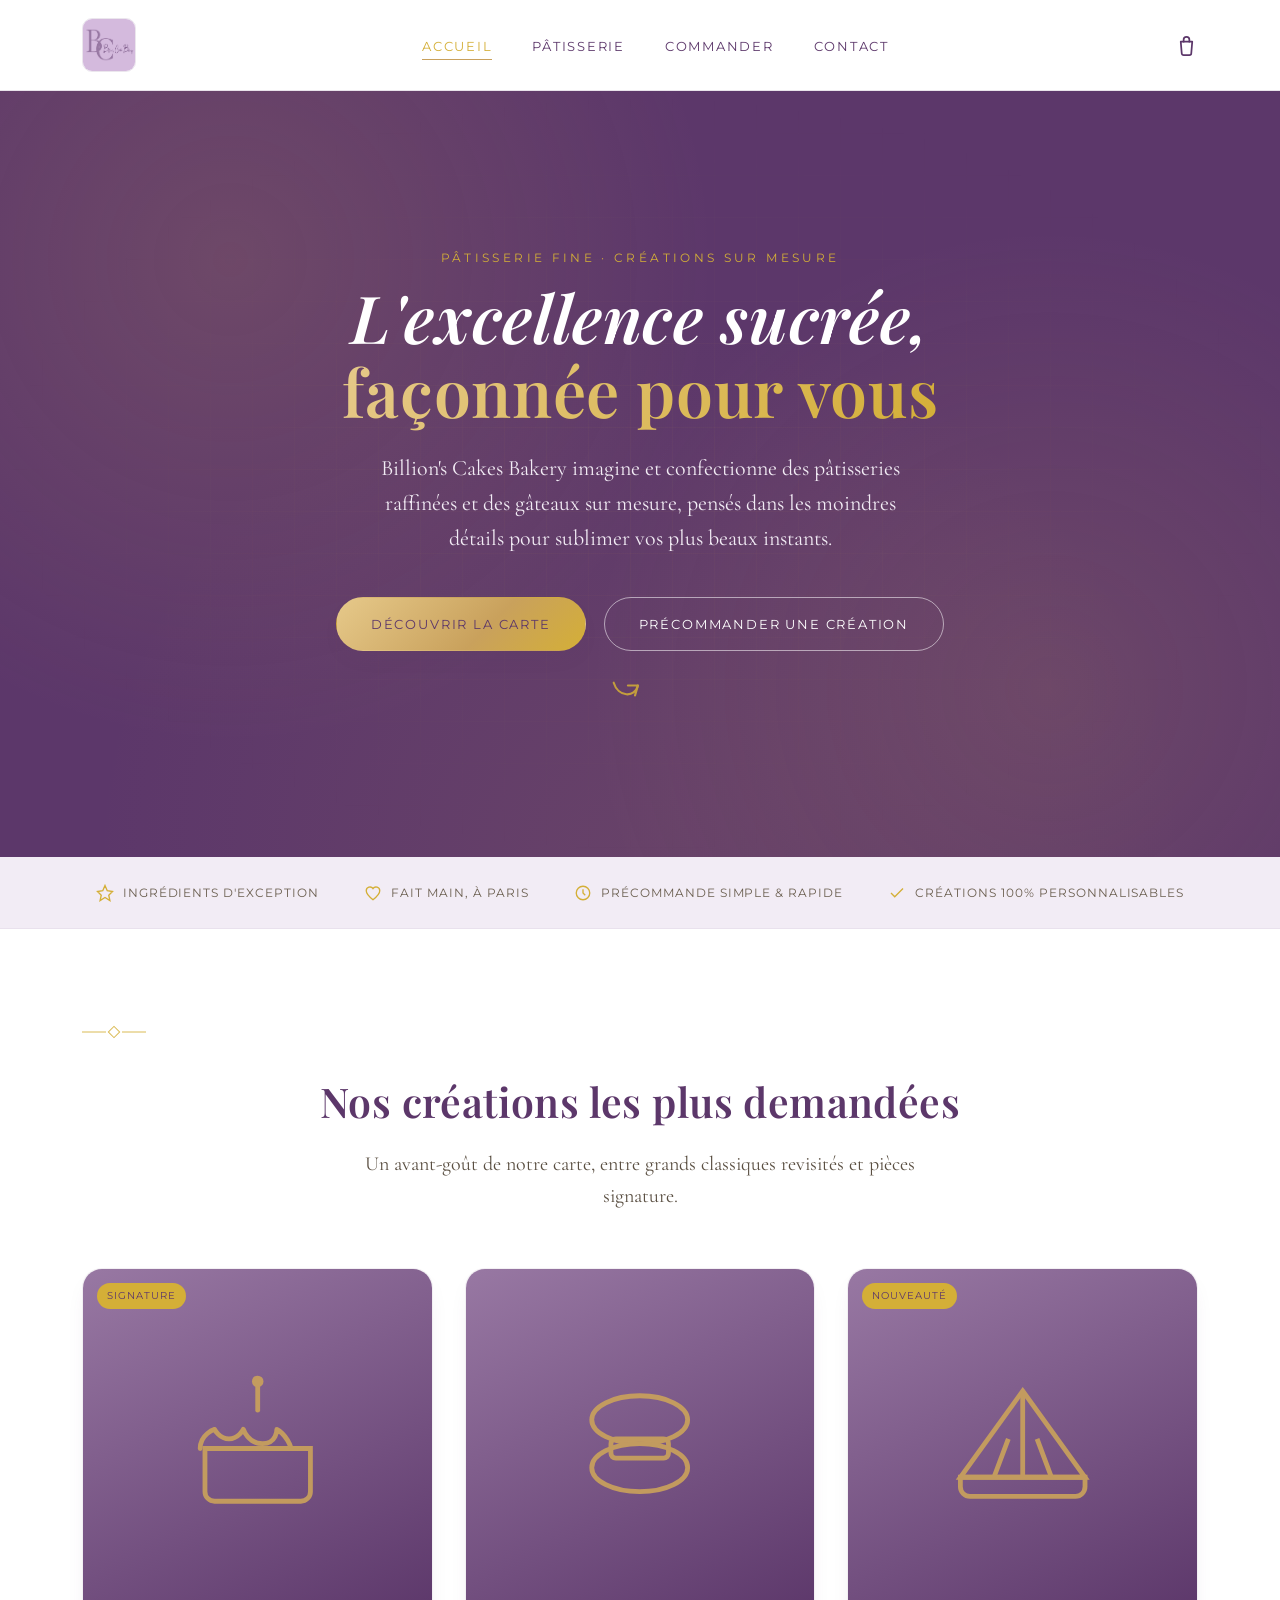
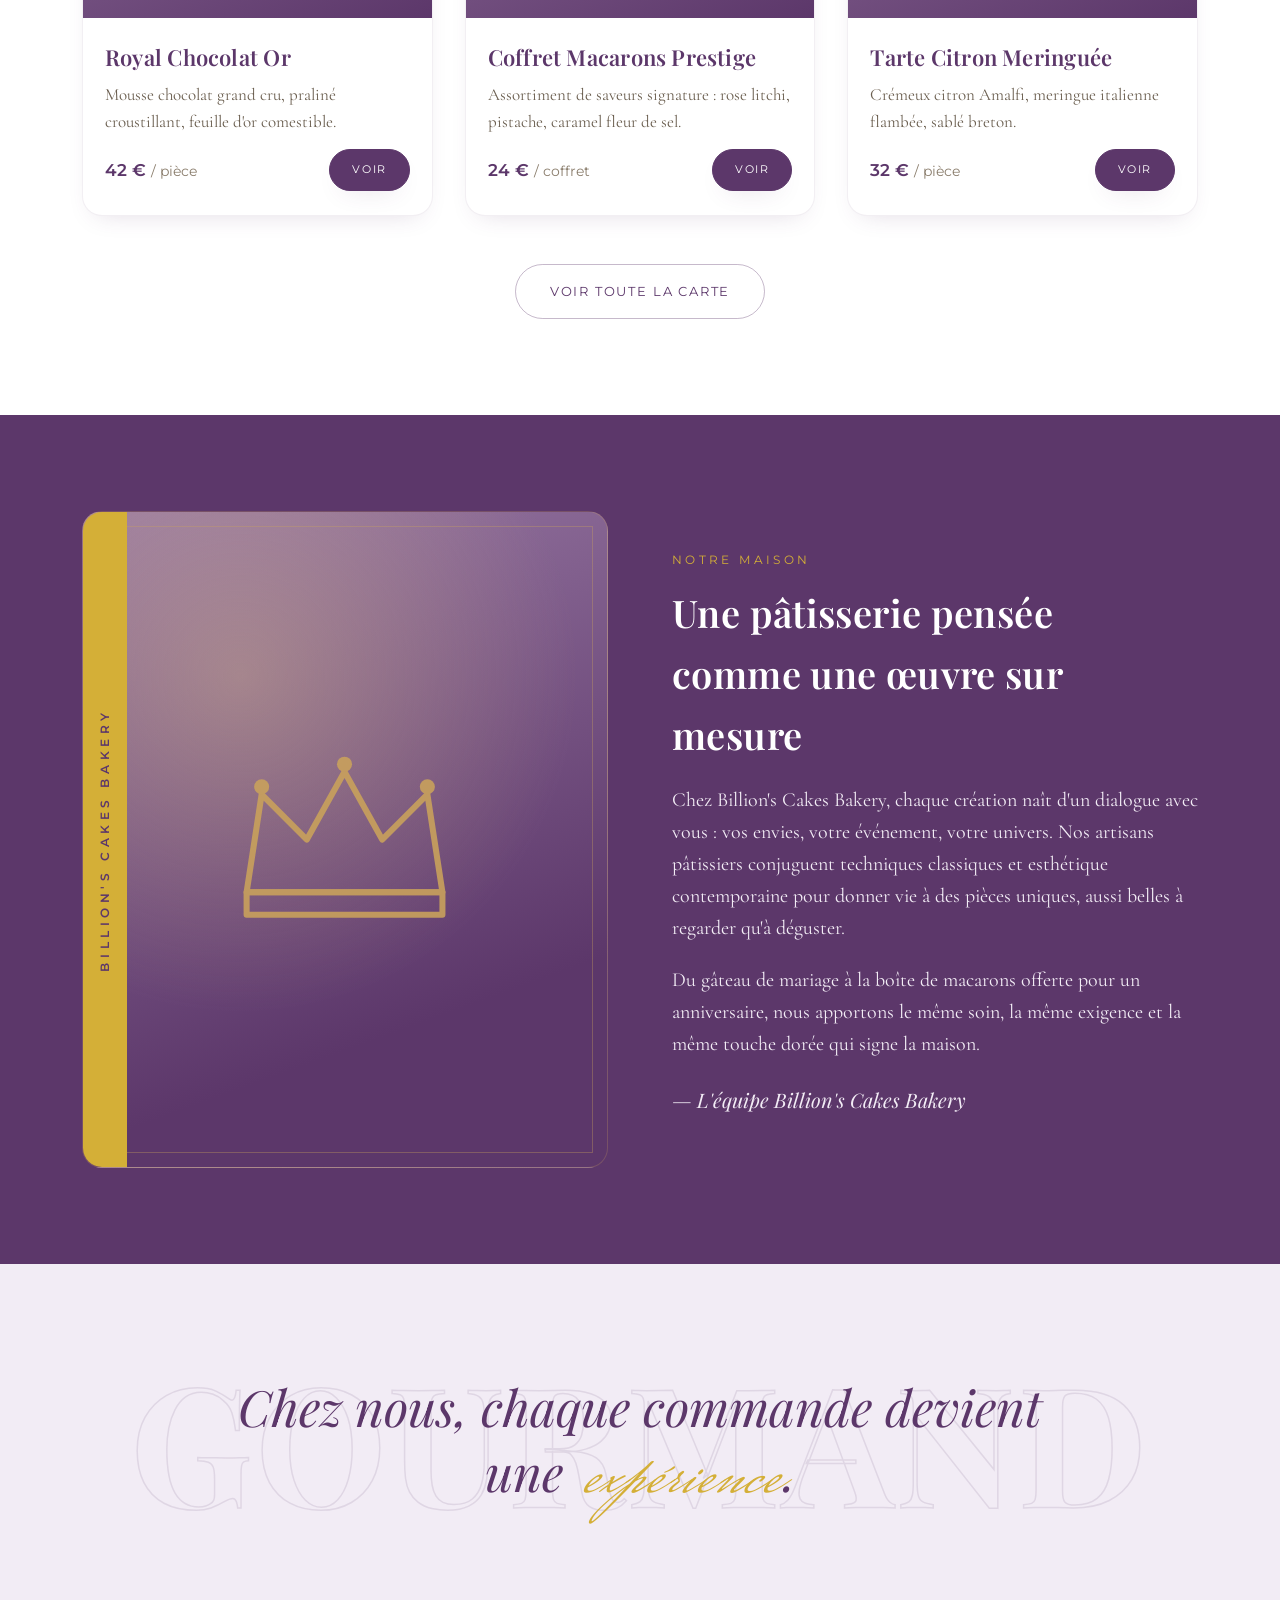
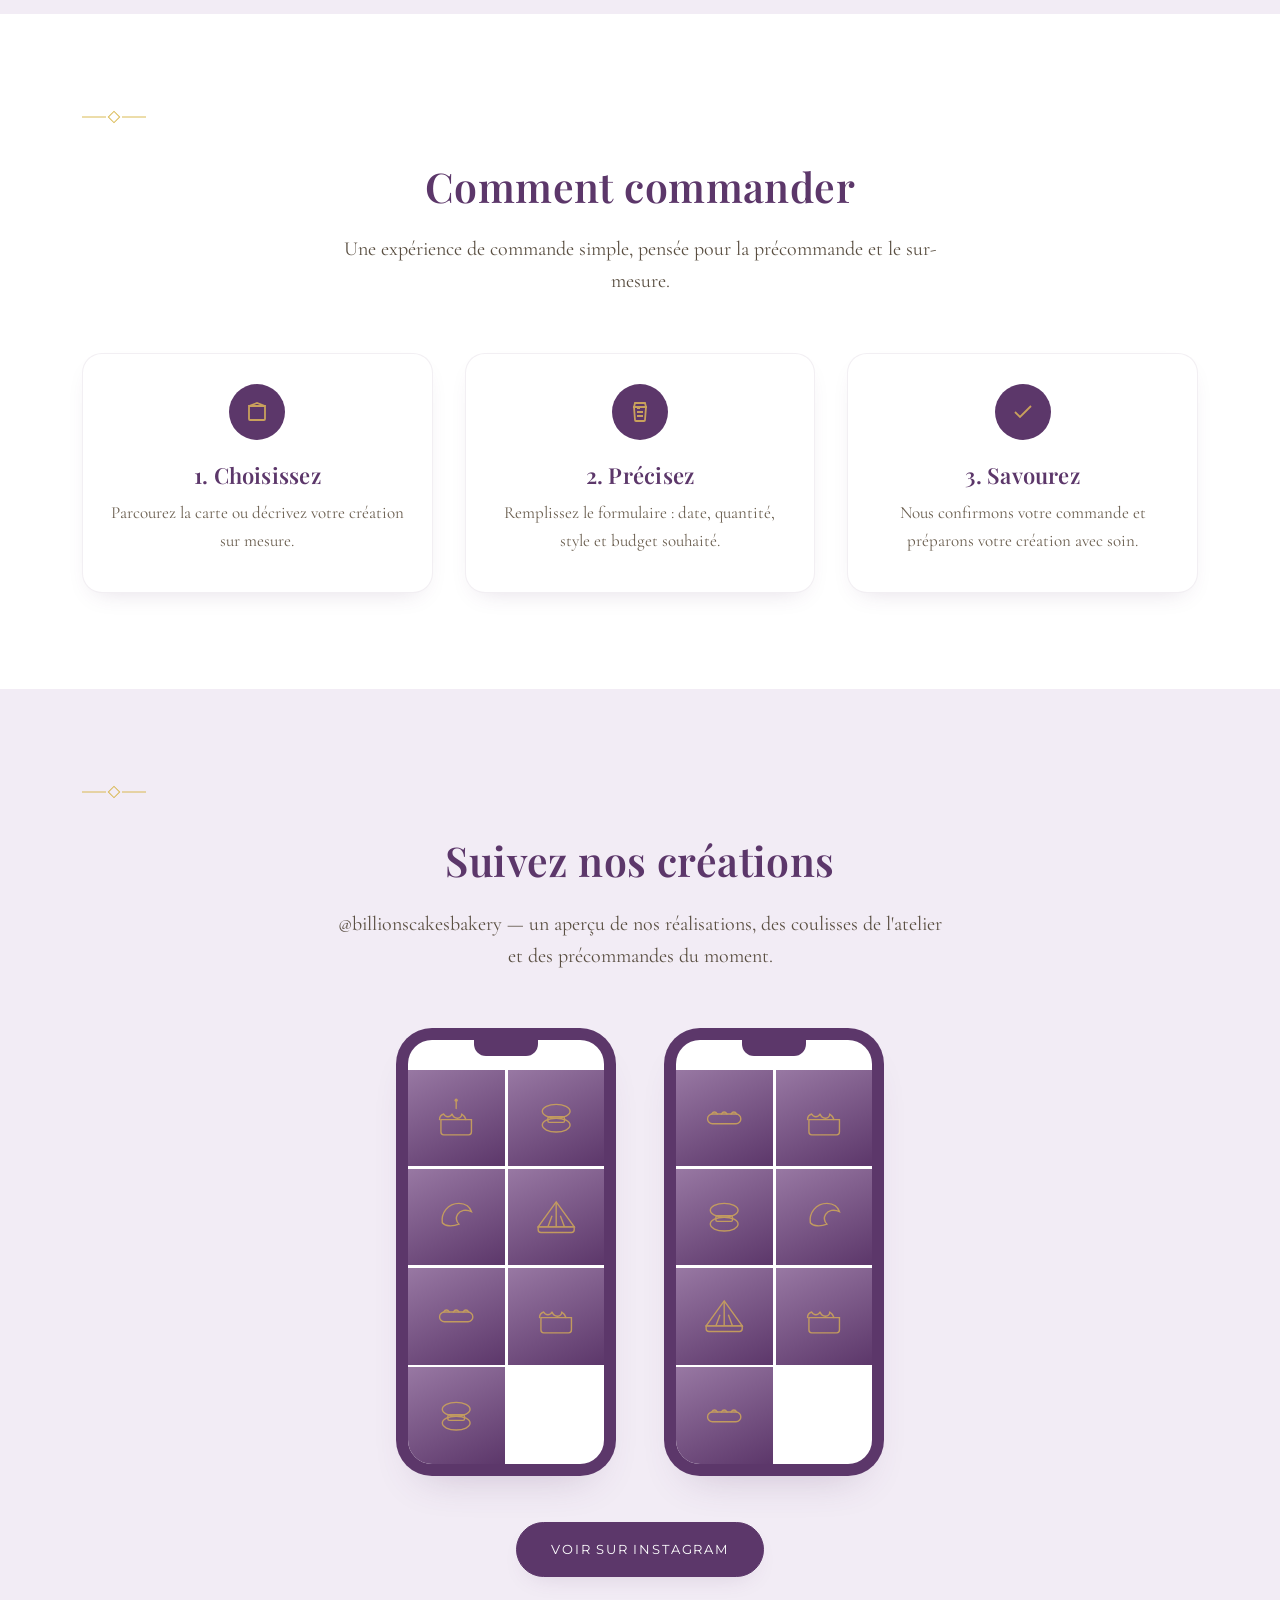
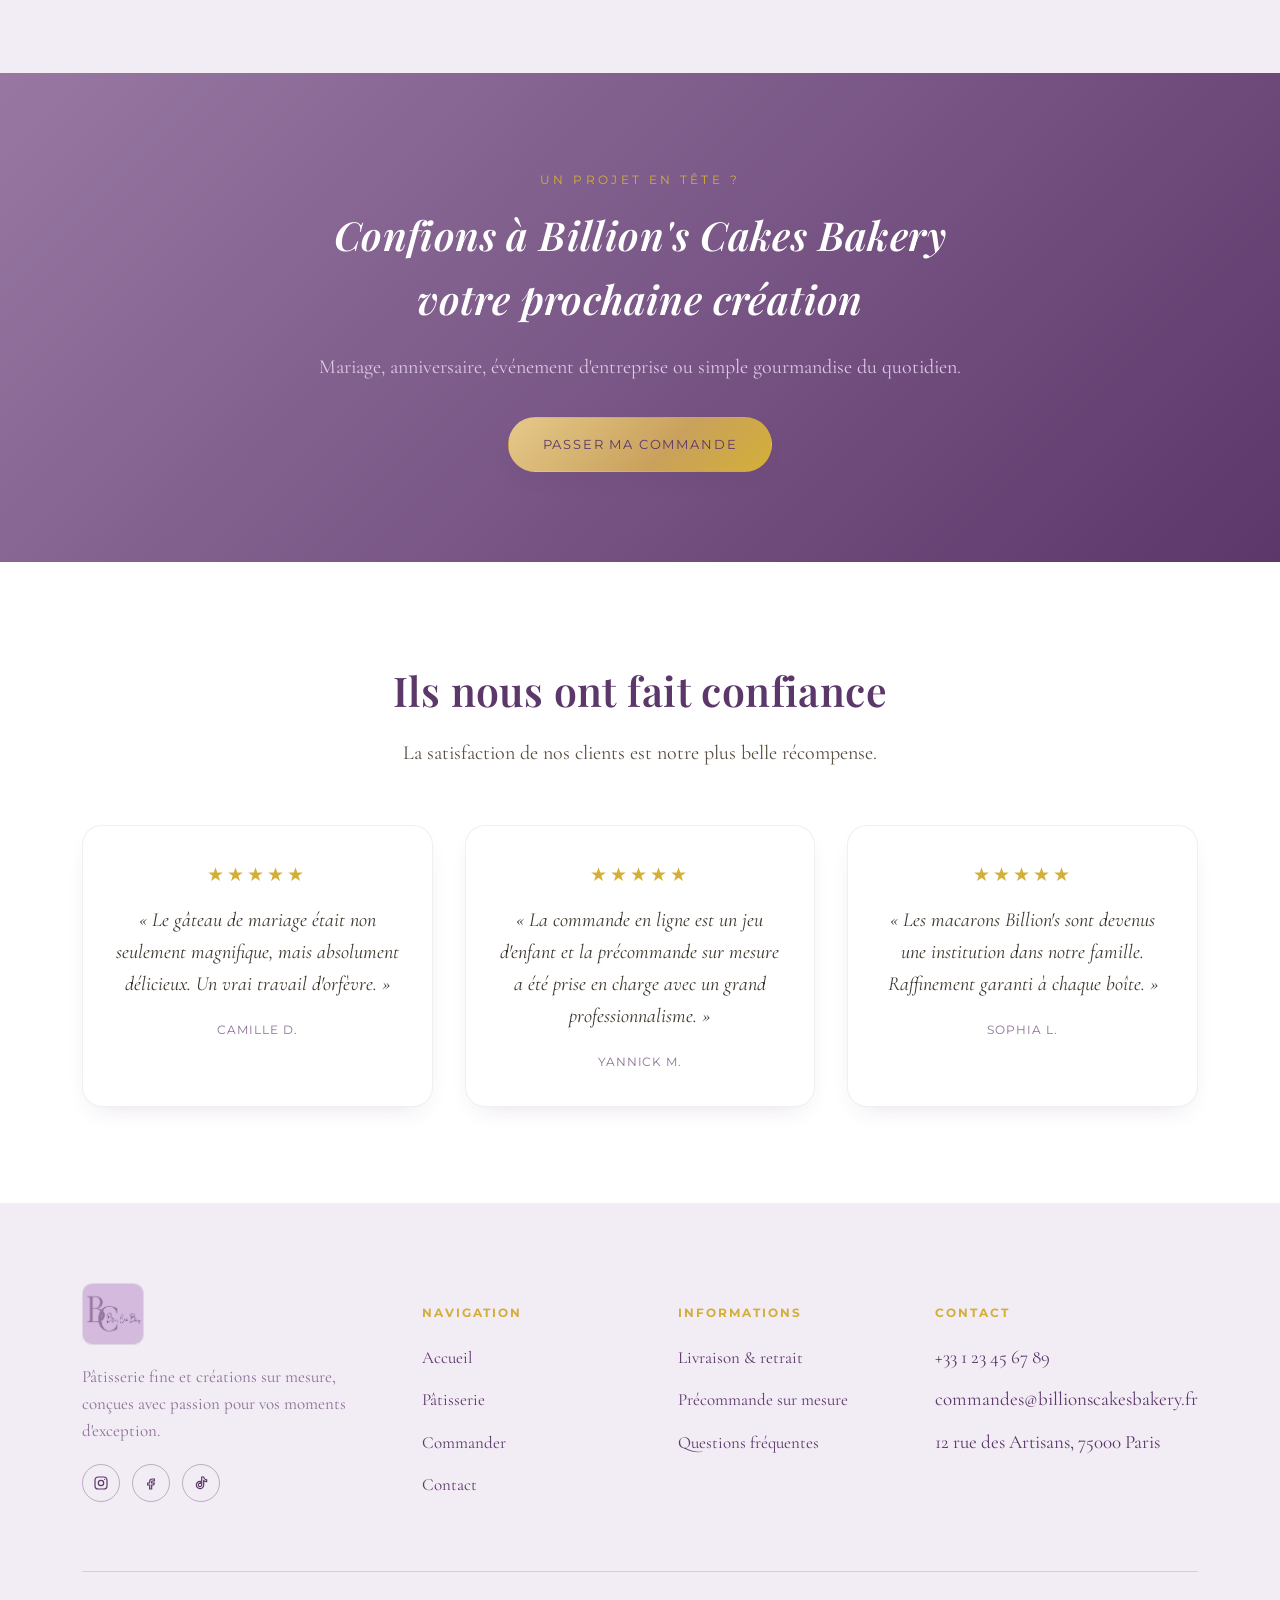
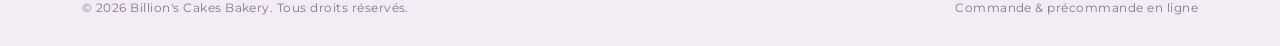
<file: index.html>
<!DOCTYPE html>
<html lang="fr">
<head>
<meta charset="UTF-8">
<script>document.documentElement.classList.add("js");</script>
<meta name="viewport" content="width=device-width, initial-scale=1.0">
<title>Billion's Cakes Bakery — Pâtisserie fine & créations sur mesure</title>
<meta name="description" content="Billion's Cakes Bakery : pâtisserie fine, gâteaux sur mesure et précommandes en ligne. Élégance, raffinement et savoir-faire artisanal.">
<link rel="icon" type="image/png" href="assets/logo.png">
<link rel="stylesheet" href="css/style.css">
</head>
<body>

<header class="site-header">
  <nav class="nav">
    <a href="index.html" class="logo">
      <img src="assets/logo.png" alt="Billion's Cake Bakery" class="logo-img">
    </a>
    <ul class="nav-links">
      <li><a href="index.html" class="active">Accueil</a></li>
      <li><a href="menu.html">Pâtisserie</a></li>
      <li><a href="commande.html">Commander</a></li>
      <li><a href="contact.html">Contact</a></li>
    </ul>
    <div class="nav-actions">
      <a href="commande.html" class="cart-link" aria-label="Voir mon panier">
        <svg viewBox="0 0 24 24" fill="none" stroke="currentColor" stroke-width="1.8" stroke-linecap="round" stroke-linejoin="round"><path d="M6 8h12l-1 12a2 2 0 0 1-2 2H9a2 2 0 0 1-2-2L6 8z"/><path d="M9 8V6a3 3 0 0 1 6 0v2"/></svg>
        <span class="cart-badge" data-cart-badge>0</span>
      </a>
      <button class="nav-toggle" aria-label="Ouvrir le menu">
        <svg viewBox="0 0 24 24" fill="none" stroke="currentColor" stroke-width="1.8" stroke-linecap="round"><path d="M4 6h16M4 12h16M4 18h16"/></svg>
      </button>
    </div>
  </nav>
</header>

<section class="hero">
  <div class="hero-inner">
    <span class="eyebrow">Pâtisserie fine · Créations sur mesure</span>
    <h1>L'excellence sucrée,<br><em>façonnée pour vous</em></h1>
    <p class="lead">Billion's Cakes Bakery imagine et confectionne des pâtisseries raffinées et des gâteaux sur mesure, pensés dans les moindres détails pour sublimer vos plus beaux instants.</p>
    <div class="hero-actions">
      <a href="menu.html" class="btn btn-or">Découvrir la carte</a>
      <a href="commande.html" class="btn btn-outline">Précommander une création</a>
    </div>
    <svg class="fleche-doodle" style="display:block; margin:26px auto 0;" viewBox="0 0 90 70" fill="none" stroke="currentColor" stroke-width="3" stroke-linecap="round" stroke-linejoin="round">
      <path d="M8 8c6 20 30 22 34 4"/>
      <path d="M28 12 42 12 38 26"/>
    </svg>
  </div>
</section>

<div class="trust-bar">
  <div class="container">
    <span class="trust-item">
      <svg viewBox="0 0 24 24" fill="none" stroke="currentColor" stroke-width="1.8"><path d="M12 2 15 9l7 1-5 5 1.5 7L12 18l-6.5 4L7 15 2 10l7-1z"/></svg>
      Ingrédients d'exception
    </span>
    <span class="trust-item">
      <svg viewBox="0 0 24 24" fill="none" stroke="currentColor" stroke-width="1.8"><path d="M12 21c-5-4-9-7.5-9-12a5 5 0 0 1 9-3 5 5 0 0 1 9 3c0 4.5-4 8-9 12z"/></svg>
      Fait main, à Paris
    </span>
    <span class="trust-item">
      <svg viewBox="0 0 24 24" fill="none" stroke="currentColor" stroke-width="1.8"><circle cx="12" cy="12" r="9"/><path d="M12 7v5l3 3"/></svg>
      Précommande simple &amp; rapide
    </span>
    <span class="trust-item">
      <svg viewBox="0 0 24 24" fill="none" stroke="currentColor" stroke-width="1.8"><path d="m4 12 5 5L20 6"/></svg>
      Créations 100% personnalisables
    </span>
  </div>
</div>

<section>
  <div class="container">
    <svg class="flourish" viewBox="0 0 64 14" fill="none" stroke="currentColor" stroke-width="1"><line x1="0" y1="7" x2="24" y2="7"/><rect x="28" y="3" width="8" height="8" transform="rotate(45 32 7)"/><line x1="40" y1="7" x2="64" y2="7"/></svg>
    <h2 class="section-title">Nos créations les plus demandées</h2>
    <p class="section-sub">Un avant-goût de notre carte, entre grands classiques revisités et pièces signature.</p>
    <div class="grid-produits" id="grille-accueil">
      <article class="carte-produit reveal">
        <div class="produit-visuel">
          <span class="produit-tag">Signature</span>
          <svg viewBox="0 0 64 64" fill="none" stroke="currentColor" stroke-width="2"><path d="M10 34h44v18a4 4 0 0 1-4 4H14a4 4 0 0 1-4-4V34z"/><path d="M8 34c0-6 6-8 6-8s2 4 6 4 6-4 6-4 2 6 8 6 6-6 6-6 4 2 6 8" stroke-linecap="round" stroke-linejoin="round"/><path d="M32 18V8" stroke-linecap="round"/><circle cx="32" cy="6" r="2.4" fill="currentColor" stroke="none"/></svg>
        </div>
        <div class="produit-corps">
          <h3>Royal Chocolat Or</h3>
          <p class="produit-desc">Mousse chocolat grand cru, praliné croustillant, feuille d'or comestible.</p>
          <div class="produit-pied">
            <span class="produit-prix">42 € <small style="font-weight:400;color:#8a7d6c;">/ pièce</small></span>
            <a href="menu.html" class="btn btn-noir btn-sm">Voir</a>
          </div>
        </div>
      </article>
      <article class="carte-produit reveal">
        <div class="produit-visuel">
          <svg viewBox="0 0 64 64" fill="none" stroke="currentColor" stroke-width="2"><ellipse cx="32" cy="22" rx="20" ry="10"/><rect x="20" y="30" width="24" height="8" rx="2"/><ellipse cx="32" cy="42" rx="20" ry="10"/></svg>
        </div>
        <div class="produit-corps">
          <h3>Coffret Macarons Prestige</h3>
          <p class="produit-desc">Assortiment de saveurs signature : rose litchi, pistache, caramel fleur de sel.</p>
          <div class="produit-pied">
            <span class="produit-prix">24 € <small style="font-weight:400;color:#8a7d6c;">/ coffret</small></span>
            <a href="menu.html" class="btn btn-noir btn-sm">Voir</a>
          </div>
        </div>
      </article>
      <article class="carte-produit reveal">
        <div class="produit-visuel">
          <span class="produit-tag">Nouveauté</span>
          <svg viewBox="0 0 64 64" fill="none" stroke="currentColor" stroke-width="2"><path d="M32 10 58 46H6L32 10z"/><path d="M6 46h52v4a4 4 0 0 1-4 4H10a4 4 0 0 1-4-4v-4z"/><path d="M32 10v36M20 46l6-16M44 46l-6-16"/></svg>
        </div>
        <div class="produit-corps">
          <h3>Tarte Citron Meringuée</h3>
          <p class="produit-desc">Crémeux citron Amalfi, meringue italienne flambée, sablé breton.</p>
          <div class="produit-pied">
            <span class="produit-prix">32 € <small style="font-weight:400;color:#8a7d6c;">/ pièce</small></span>
            <a href="menu.html" class="btn btn-noir btn-sm">Voir</a>
          </div>
        </div>
      </article>
    </div>
    <div style="text-align:center; margin-top:48px;">
      <a href="menu.html" class="btn btn-outline" style="border-color:rgba(92,55,106,0.35); color:#5c376a;">Voir toute la carte</a>
    </div>
  </div>
</section>

<section class="section-noir">
  <div class="container about-grid">
    <div class="about-visual reveal reveal--gauche">
      <div class="about-visual-ruban">Billion's Cakes Bakery</div>
      <svg viewBox="0 0 64 64" fill="none" stroke="currentColor" stroke-width="1.6" stroke-linejoin="round" stroke-linecap="round">
        <path d="M6 46 10 20l12 12 10-18 10 18 12-12 4 26z"/>
        <path d="M6 46h52v6H6z"/>
        <circle cx="10" cy="18" r="2" fill="currentColor" stroke="none"/>
        <circle cx="32" cy="12" r="2" fill="currentColor" stroke="none"/>
        <circle cx="54" cy="18" r="2" fill="currentColor" stroke="none"/>
      </svg>
    </div>
    <div class="about-text reveal reveal--droite">
      <span class="eyebrow">Notre maison</span>
      <h2>Une pâtisserie pensée<br>comme une œuvre sur mesure</h2>
      <p>Chez Billion's Cakes Bakery, chaque création naît d'un dialogue avec vous : vos envies, votre événement, votre univers. Nos artisans pâtissiers conjuguent techniques classiques et esthétique contemporaine pour donner vie à des pièces uniques, aussi belles à regarder qu'à déguster.</p>
      <p>Du gâteau de mariage à la boîte de macarons offerte pour un anniversaire, nous apportons le même soin, la même exigence et la même touche dorée qui signe la maison.</p>
      <p class="signature">— L'équipe Billion's Cakes Bakery</p>
    </div>
  </div>
</section>

<section class="bandeau-declaration">
  <span class="texte-fantome" aria-hidden="true">Gourmand</span>
  <div class="container reveal">
    <blockquote>Chez nous, chaque commande devient une <span class="mot-signature">expérience</span>.</blockquote>
  </div>
</section>

<section>
  <div class="container">
    <svg class="flourish" viewBox="0 0 64 14" fill="none" stroke="currentColor" stroke-width="1"><line x1="0" y1="7" x2="24" y2="7"/><rect x="28" y="3" width="8" height="8" transform="rotate(45 32 7)"/><line x1="40" y1="7" x2="64" y2="7"/></svg>
    <h2 class="section-title">Comment commander</h2>
    <p class="section-sub">Une expérience de commande simple, pensée pour la précommande et le sur-mesure.</p>
    <div class="grid-produits">
      <article class="carte-produit reveal" style="text-align:center;">
        <div class="produit-corps" style="align-items:center;">
          <div style="width:56px;height:56px;border-radius:50%;background:var(--noir);display:flex;align-items:center;justify-content:center;margin:8px auto 18px;">
            <svg viewBox="0 0 24 24" width="24" height="24" fill="none" stroke="#c9a15c" stroke-width="1.8"><path d="M4 6h16v13a1 1 0 0 1-1 1H5a1 1 0 0 1-1-1V6z"/><path d="M4 6l8-3 8 3"/></svg>
          </div>
          <h3>1. Choisissez</h3>
          <p class="produit-desc">Parcourez la carte ou décrivez votre création sur mesure.</p>
        </div>
      </article>
      <article class="carte-produit reveal" style="text-align:center;">
        <div class="produit-corps" style="align-items:center;">
          <div style="width:56px;height:56px;border-radius:50%;background:var(--noir);display:flex;align-items:center;justify-content:center;margin:8px auto 18px;">
            <svg viewBox="0 0 24 24" width="24" height="24" fill="none" stroke="#c9a15c" stroke-width="1.8"><path d="M9 12h6M9 16h6M9 8h3"/><path d="M7 3h10l1 4H6l1-4z"/><path d="M6 7h12l-1 13a1 1 0 0 1-1 1H8a1 1 0 0 1-1-1L6 7z"/></svg>
          </div>
          <h3>2. Précisez</h3>
          <p class="produit-desc">Remplissez le formulaire : date, quantité, style et budget souhaité.</p>
        </div>
      </article>
      <article class="carte-produit reveal" style="text-align:center;">
        <div class="produit-corps" style="align-items:center;">
          <div style="width:56px;height:56px;border-radius:50%;background:var(--noir);display:flex;align-items:center;justify-content:center;margin:8px auto 18px;">
            <svg viewBox="0 0 24 24" width="24" height="24" fill="none" stroke="#c9a15c" stroke-width="1.8"><path d="m4 12 5 5L20 6"/></svg>
          </div>
          <h3>3. Savourez</h3>
          <p class="produit-desc">Nous confirmons votre commande et préparons votre création avec soin.</p>
        </div>
      </article>
    </div>
  </div>
</section>

<section style="background:var(--ivoire-doux);">
  <div class="container">
    <svg class="flourish" viewBox="0 0 64 14" fill="none" stroke="currentColor" stroke-width="1"><line x1="0" y1="7" x2="24" y2="7"/><rect x="28" y="3" width="8" height="8" transform="rotate(45 32 7)"/><line x1="40" y1="7" x2="64" y2="7"/></svg>
    <h2 class="section-title">Suivez nos créations</h2>
    <p class="section-sub">@billionscakesbakery — un aperçu de nos réalisations, des coulisses de l'atelier et des précommandes du moment.</p>
    <div class="galerie-telephones">
      <div class="telephone reveal">
        <div class="telephone-ecran">
          <div class="post-instagram"><svg viewBox="0 0 64 64" fill="none" stroke="currentColor" stroke-width="2"><path d="M10 34h44v18a4 4 0 0 1-4 4H14a4 4 0 0 1-4-4V34z"/><path d="M8 34c0-6 6-8 6-8s2 4 6 4 6-4 6-4 2 6 8 6 6-6 6-6 4 2 6 8" stroke-linecap="round" stroke-linejoin="round"/><path d="M32 18V8" stroke-linecap="round"/><circle cx="32" cy="6" r="2.4" fill="currentColor" stroke="none"/></svg></div>
          <div class="post-instagram"><svg viewBox="0 0 64 64" fill="none" stroke="currentColor" stroke-width="2"><ellipse cx="32" cy="22" rx="20" ry="10"/><rect x="20" y="30" width="24" height="8" rx="2"/><ellipse cx="32" cy="42" rx="20" ry="10"/></svg></div>
          <div class="post-instagram"><svg viewBox="0 0 64 64" fill="none" stroke="currentColor" stroke-width="2" stroke-linecap="round"><path d="M12 40c-2-14 8-28 24-28 10 0 16 6 18 12-8-4-16-2-20 4-3 5-2 10 2 14-10 4-20 3-24-2z"/></svg></div>
          <div class="post-instagram"><svg viewBox="0 0 64 64" fill="none" stroke="currentColor" stroke-width="2"><path d="M32 10 58 46H6L32 10z"/><path d="M6 46h52v4a4 4 0 0 1-4 4H10a4 4 0 0 1-4-4v-4z"/><path d="M32 10v36M20 46l6-16M44 46l-6-16"/></svg></div>
          <div class="post-instagram"><svg viewBox="0 0 64 64" fill="none" stroke="currentColor" stroke-width="2" stroke-linecap="round"><rect x="8" y="26" width="48" height="14" rx="7"/><path d="M14 26c2-4 6-4 8 0M28 26c2-4 6-4 8 0M42 26c2-4 6-4 8 0"/></svg></div>
          <div class="post-instagram"><svg viewBox="0 0 64 64" fill="none" stroke="currentColor" stroke-width="2"><path d="M10 34h44v18a4 4 0 0 1-4 4H14a4 4 0 0 1-4-4V34z"/><path d="M8 34c0-6 6-8 6-8s2 4 6 4 6-4 6-4 2 6 8 6 6-6 6-6 4 2 6 8" stroke-linecap="round" stroke-linejoin="round"/></svg></div>
          <div class="post-instagram"><svg viewBox="0 0 64 64" fill="none" stroke="currentColor" stroke-width="2"><ellipse cx="32" cy="22" rx="20" ry="10"/><rect x="20" y="30" width="24" height="8" rx="2"/><ellipse cx="32" cy="42" rx="20" ry="10"/></svg></div>
        </div>
      </div>
      <div class="telephone reveal" style="transition-delay:0.12s;">
        <div class="telephone-ecran">
          <div class="post-instagram"><svg viewBox="0 0 64 64" fill="none" stroke="currentColor" stroke-width="2" stroke-linecap="round"><rect x="8" y="26" width="48" height="14" rx="7"/><path d="M14 26c2-4 6-4 8 0M28 26c2-4 6-4 8 0M42 26c2-4 6-4 8 0"/></svg></div>
          <div class="post-instagram"><svg viewBox="0 0 64 64" fill="none" stroke="currentColor" stroke-width="2"><path d="M10 34h44v18a4 4 0 0 1-4 4H14a4 4 0 0 1-4-4V34z"/><path d="M8 34c0-6 6-8 6-8s2 4 6 4 6-4 6-4 2 6 8 6 6-6 6-6 4 2 6 8" stroke-linecap="round" stroke-linejoin="round"/></svg></div>
          <div class="post-instagram"><svg viewBox="0 0 64 64" fill="none" stroke="currentColor" stroke-width="2"><ellipse cx="32" cy="22" rx="20" ry="10"/><rect x="20" y="30" width="24" height="8" rx="2"/><ellipse cx="32" cy="42" rx="20" ry="10"/></svg></div>
          <div class="post-instagram"><svg viewBox="0 0 64 64" fill="none" stroke="currentColor" stroke-width="2" stroke-linecap="round"><path d="M12 40c-2-14 8-28 24-28 10 0 16 6 18 12-8-4-16-2-20 4-3 5-2 10 2 14-10 4-20 3-24-2z"/></svg></div>
          <div class="post-instagram"><svg viewBox="0 0 64 64" fill="none" stroke="currentColor" stroke-width="2"><path d="M32 10 58 46H6L32 10z"/><path d="M6 46h52v4a4 4 0 0 1-4 4H10a4 4 0 0 1-4-4v-4z"/><path d="M32 10v36M20 46l6-16M44 46l-6-16"/></svg></div>
          <div class="post-instagram"><svg viewBox="0 0 64 64" fill="none" stroke="currentColor" stroke-width="2"><path d="M10 34h44v18a4 4 0 0 1-4 4H14a4 4 0 0 1-4-4V34z"/><path d="M8 34c0-6 6-8 6-8s2 4 6 4 6-4 6-4 2 6 8 6 6-6 6-6 4 2 6 8" stroke-linecap="round" stroke-linejoin="round"/></svg></div>
          <div class="post-instagram"><svg viewBox="0 0 64 64" fill="none" stroke="currentColor" stroke-width="2" stroke-linecap="round"><rect x="8" y="26" width="48" height="14" rx="7"/><path d="M14 26c2-4 6-4 8 0M28 26c2-4 6-4 8 0M42 26c2-4 6-4 8 0"/></svg></div>
        </div>
      </div>
    </div>
    <div style="text-align:center;">
      <a href="#" class="btn btn-noir">Voir sur Instagram</a>
    </div>
  </div>
</section>

<section class="cta-band">
  <div class="container reveal">
    <span class="eyebrow">Un projet en tête ?</span>
    <h2>Confions à Billion's Cakes Bakery<br>votre prochaine création</h2>
    <p>Mariage, anniversaire, événement d'entreprise ou simple gourmandise du quotidien.</p>
    <a href="commande.html" class="btn btn-or">Passer ma commande</a>
  </div>
</section>

<section>
  <div class="container">
    <h2 class="section-title">Ils nous ont fait confiance</h2>
    <p class="section-sub">La satisfaction de nos clients est notre plus belle récompense.</p>
    <div class="temoignages">
      <div class="temoignage reveal">
        <div class="etoiles">★★★★★</div>
        <p>« Le gâteau de mariage était non seulement magnifique, mais absolument délicieux. Un vrai travail d'orfèvre. »</p>
        <div class="auteur">Camille D.</div>
      </div>
      <div class="temoignage reveal">
        <div class="etoiles">★★★★★</div>
        <p>« La commande en ligne est un jeu d'enfant et la précommande sur mesure a été prise en charge avec un grand professionnalisme. »</p>
        <div class="auteur">Yannick M.</div>
      </div>
      <div class="temoignage reveal">
        <div class="etoiles">★★★★★</div>
        <p>« Les macarons Billion's sont devenus une institution dans notre famille. Raffinement garanti à chaque boîte. »</p>
        <div class="auteur">Sophia L.</div>
      </div>
    </div>
  </div>
</section>

<footer class="site-footer">
  <div class="container">
    <div class="footer-grid">
      <div class="footer-brand">
        <a href="index.html" class="logo">
          <img src="assets/logo.png" alt="Billion's Cake Bakery" class="logo-img">
        </a>
        <p>Pâtisserie fine et créations sur mesure, conçues avec passion pour vos moments d'exception.</p>
        <div class="footer-social">
          <a href="#" aria-label="Instagram"><svg viewBox="0 0 24 24" fill="none" stroke="currentColor" stroke-width="1.8"><rect x="3" y="3" width="18" height="18" rx="5"/><circle cx="12" cy="12" r="4"/><circle cx="17.5" cy="6.5" r="1" fill="currentColor" stroke="none"/></svg></a>
          <a href="#" aria-label="Facebook"><svg viewBox="0 0 24 24" fill="none" stroke="currentColor" stroke-width="1.8"><path d="M14 9h3V6h-3a4 4 0 0 0-4 4v2H7v3h3v6h3v-6h3l1-3h-4v-2a1 1 0 0 1 1-1z"/></svg></a>
          <a href="#" aria-label="TikTok"><svg viewBox="0 0 24 24" fill="none" stroke="currentColor" stroke-width="1.8"><path d="M16 3c.5 2.5 2 4 4.5 4.3V10c-1.7 0-3.2-.5-4.5-1.4V15a5.5 5.5 0 1 1-5-5.5v3a2.5 2.5 0 1 0 2 2.4V3h3z"/></svg></a>
        </div>
      </div>
      <div class="footer-col">
        <h5>Navigation</h5>
        <ul>
          <li><a href="index.html">Accueil</a></li>
          <li><a href="menu.html">Pâtisserie</a></li>
          <li><a href="commande.html">Commander</a></li>
          <li><a href="contact.html">Contact</a></li>
        </ul>
      </div>
      <div class="footer-col">
        <h5>Informations</h5>
        <ul>
          <li><a href="commande.html">Livraison &amp; retrait</a></li>
          <li><a href="commande.html">Précommande sur mesure</a></li>
          <li><a href="contact.html">Questions fréquentes</a></li>
        </ul>
      </div>
      <div class="footer-col">
        <h5>Contact</h5>
        <ul>
          <li>+33 1 23 45 67 89</li>
          <li>commandes@billionscakesbakery.fr</li>
          <li>12 rue des Artisans, 75000 Paris</li>
        </ul>
      </div>
    </div>
    <div class="footer-bottom">
      <span>© <span data-annee></span> Billion's Cakes Bakery. Tous droits réservés.</span>
      <span>Commande &amp; précommande en ligne</span>
    </div>
  </div>
</footer>

<script src="js/main.js"></script>
</body>
</html>
</file>
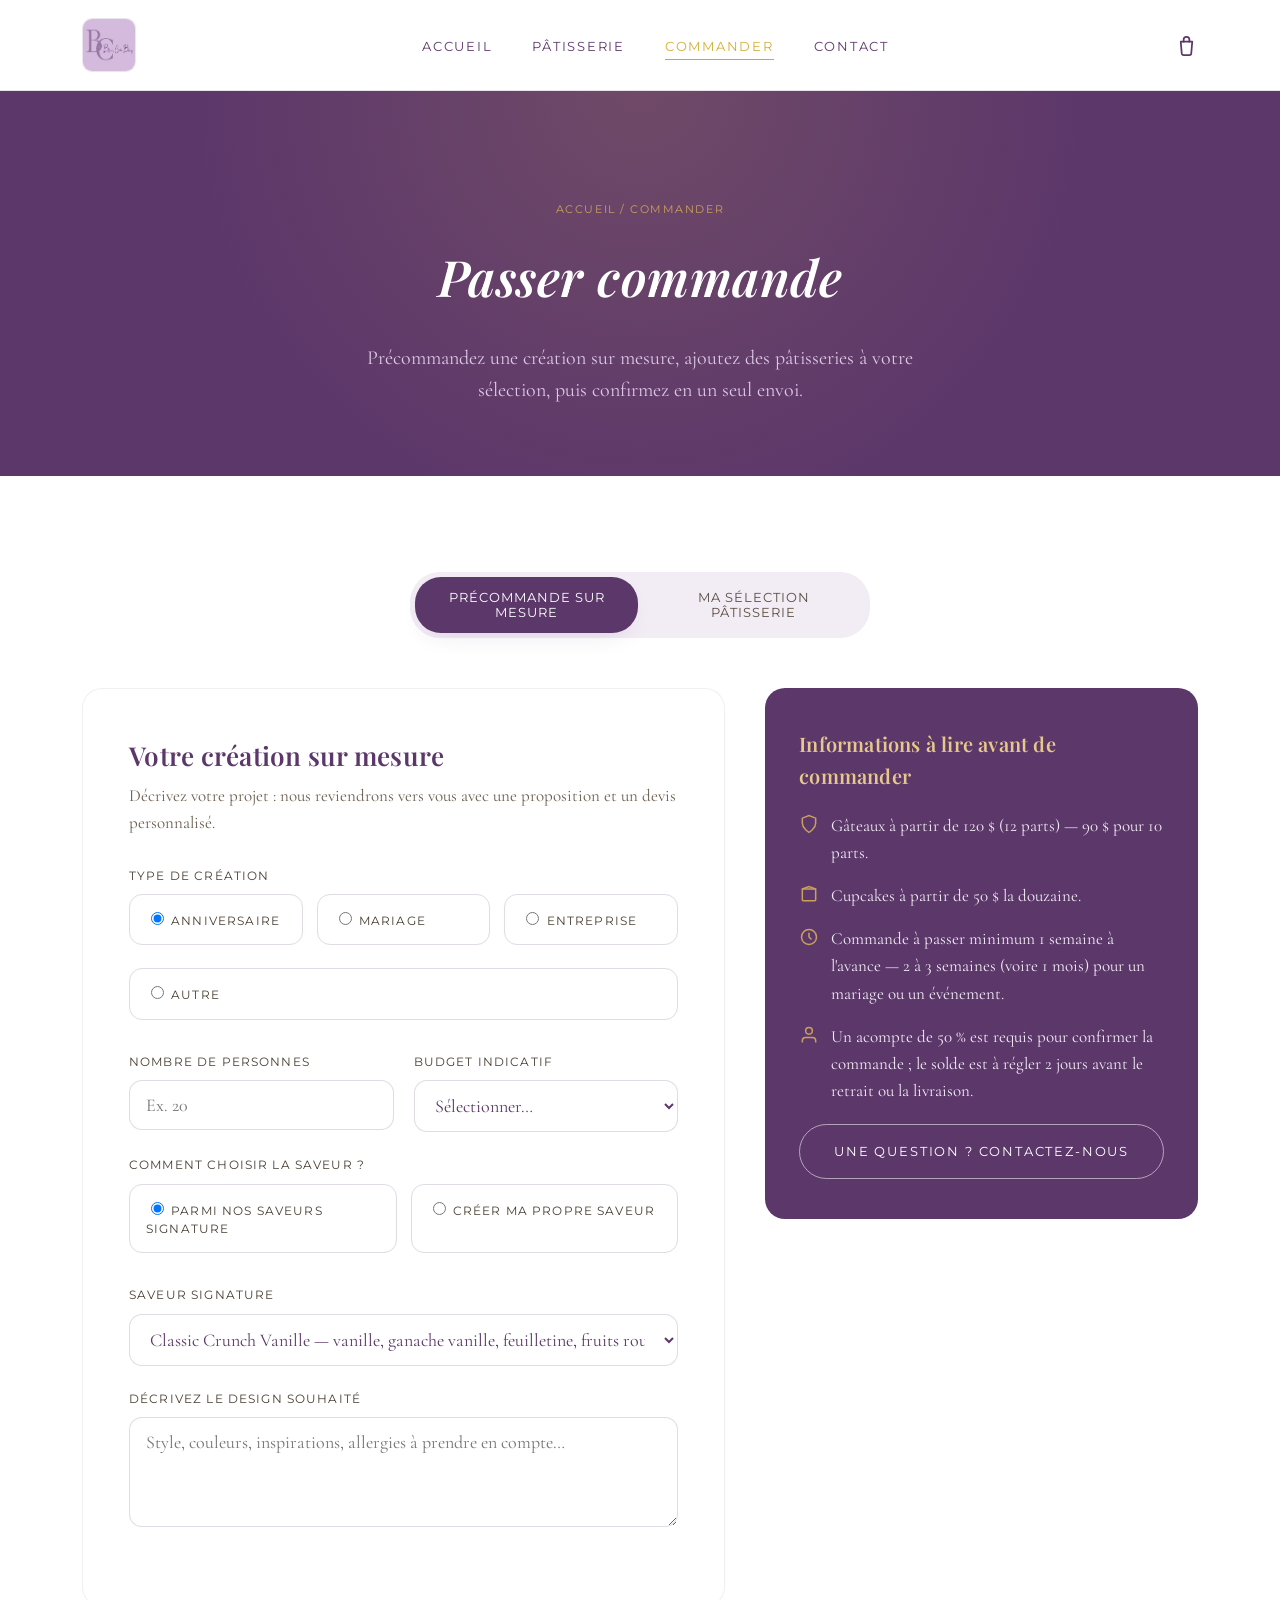
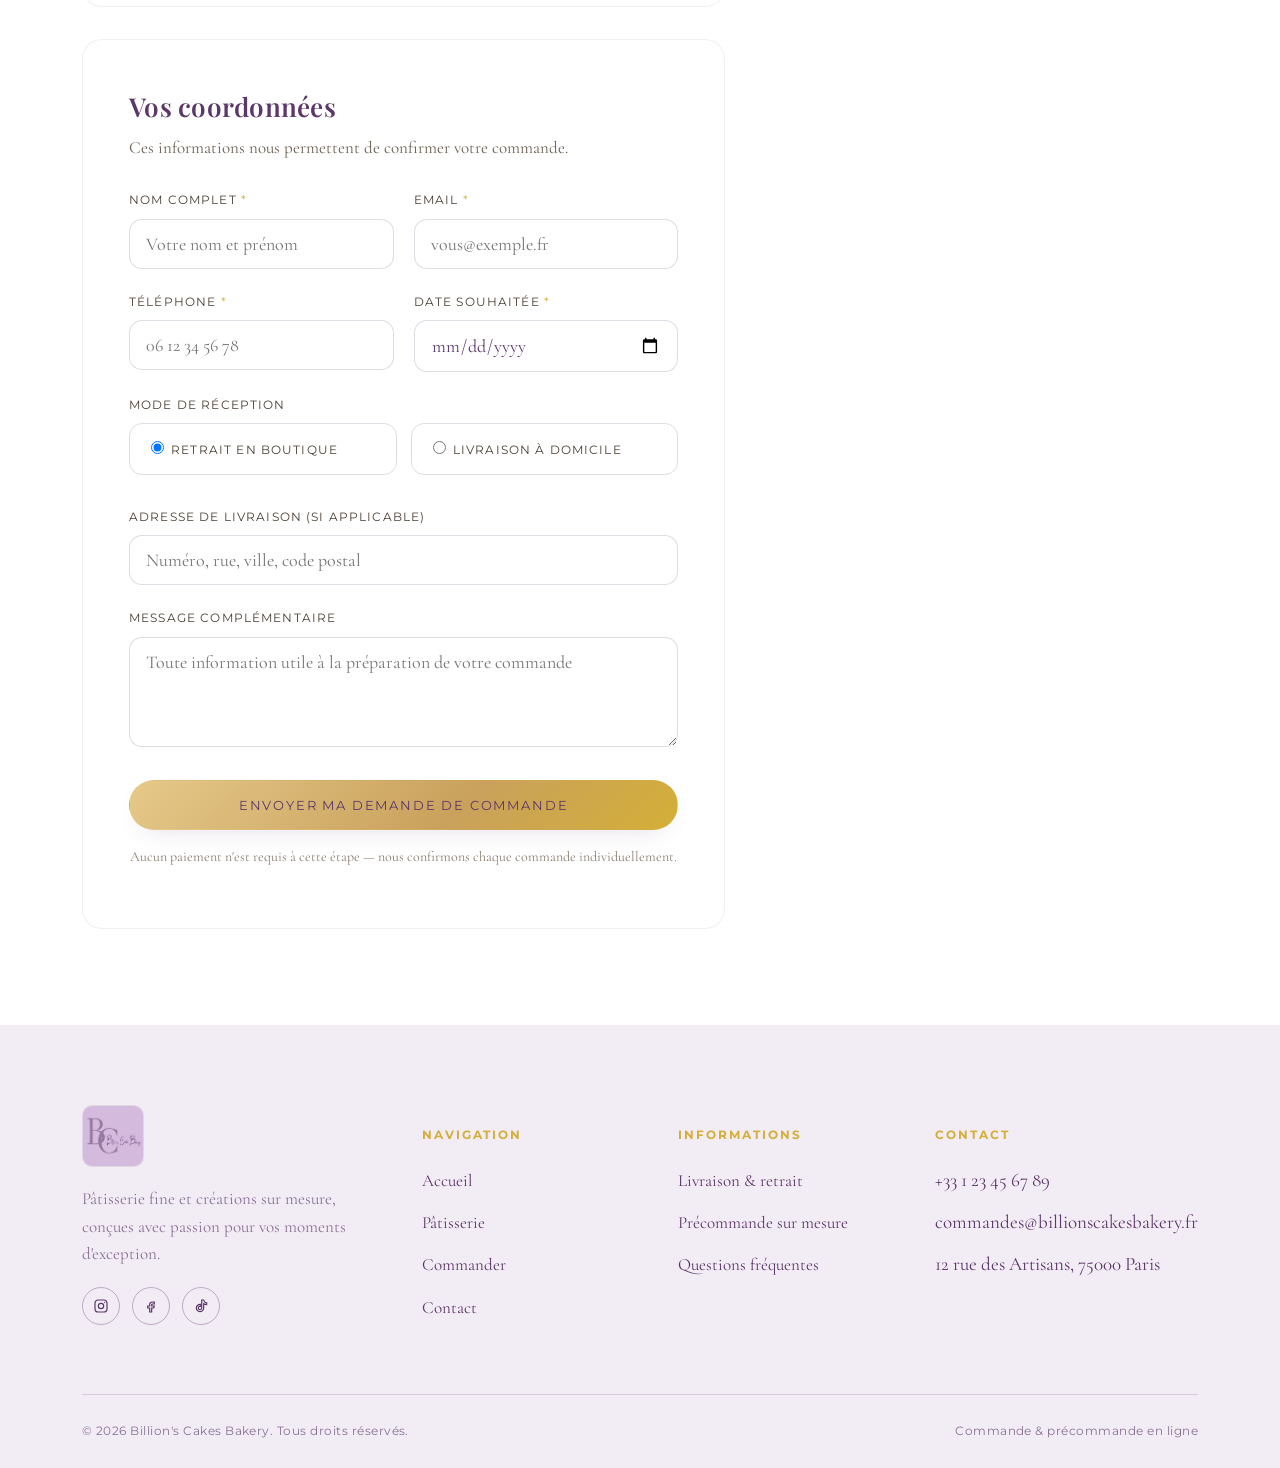
<file: commande.html>
<!DOCTYPE html>
<html lang="fr">
<head>
<meta charset="UTF-8">
<script>document.documentElement.classList.add("js");</script>
<meta name="viewport" content="width=device-width, initial-scale=1.0">
<title>Commander — Billion's Cakes Bakery</title>
<meta name="description" content="Commandez en ligne chez Billion's Cakes Bakery : précommande de gâteaux sur mesure et sélection de pâtisserie fine.">
<link rel="icon" type="image/png" href="assets/logo.png">
<link rel="stylesheet" href="css/style.css">
<style>
  .commande-grid { display: grid; grid-template-columns: 1.6fr 1fr; gap: 40px; align-items: start; }
  @media (max-width: 940px) { .commande-grid { grid-template-columns: 1fr; } }
</style>
</head>
<body>

<header class="site-header">
  <nav class="nav">
    <a href="index.html" class="logo">
      <img src="assets/logo.png" alt="Billion's Cake Bakery" class="logo-img">
    </a>
    <ul class="nav-links">
      <li><a href="index.html">Accueil</a></li>
      <li><a href="menu.html">Pâtisserie</a></li>
      <li><a href="commande.html" class="active">Commander</a></li>
      <li><a href="contact.html">Contact</a></li>
    </ul>
    <div class="nav-actions">
      <a href="commande.html" class="cart-link" aria-label="Voir mon panier">
        <svg viewBox="0 0 24 24" fill="none" stroke="currentColor" stroke-width="1.8" stroke-linecap="round" stroke-linejoin="round"><path d="M6 8h12l-1 12a2 2 0 0 1-2 2H9a2 2 0 0 1-2-2L6 8z"/><path d="M9 8V6a3 3 0 0 1 6 0v2"/></svg>
        <span class="cart-badge" data-cart-badge>0</span>
      </a>
      <button class="nav-toggle" aria-label="Ouvrir le menu">
        <svg viewBox="0 0 24 24" fill="none" stroke="currentColor" stroke-width="1.8" stroke-linecap="round"><path d="M4 6h16M4 12h16M4 18h16"/></svg>
      </button>
    </div>
  </nav>
</header>

<section class="page-hero">
  <div class="container">
    <div class="fil-ariane">Accueil / Commander</div>
    <h1>Passer commande</h1>
    <p>Précommandez une création sur mesure, ajoutez des pâtisseries à votre sélection, puis confirmez en un seul envoi.</p>
  </div>
</section>

<section>
  <div class="container">
    <div class="onglets">
      <button type="button" class="onglet-btn active" data-onglet="precommande">Précommande sur mesure</button>
      <button type="button" class="onglet-btn" data-onglet="panier">Ma sélection pâtisserie</button>
    </div>

    <div class="commande-grid">
      <div>
        <form id="form-commande" name="commande" method="POST" action="merci.html" data-netlify="true" netlify-honeypot="bot-field">
          <input type="hidden" name="form-name" value="commande">
          <p class="hidden" style="display:none;">
            <label>Ne pas remplir : <input name="bot-field"></label>
          </p>

          <!-- ===== Onglet 1 : précommande sur mesure ===== -->
          <div id="precommande" class="onglet-panel active">
            <div class="form-panel reveal">
              <h3>Votre création sur mesure</h3>
              <p class="form-note">Décrivez votre projet : nous reviendrons vers vous avec une proposition et un devis personnalisé.</p>

              <div class="champ">
                <label>Type de création</label>
                <div class="champ-radio-group">
                  <label class="champ-radio"><input type="radio" name="type_creation" value="Gâteau d'anniversaire" checked> Anniversaire</label>
                  <label class="champ-radio"><input type="radio" name="type_creation" value="Gâteau de mariage"> Mariage</label>
                  <label class="champ-radio"><input type="radio" name="type_creation" value="Événement d'entreprise"> Entreprise</label>
                  <label class="champ-radio"><input type="radio" name="type_creation" value="Autre occasion"> Autre</label>
                </div>
              </div>

              <div class="ligne-champs">
                <div class="champ">
                  <label>Nombre de personnes</label>
                  <input type="number" name="nombre_personnes" min="1" placeholder="Ex. 20">
                </div>
                <div class="champ">
                  <label>Budget indicatif</label>
                  <select name="budget">
                    <option value="">Sélectionner…</option>
                    <option>Moins de 50 €</option>
                    <option>50 € – 100 €</option>
                    <option>100 € – 250 €</option>
                    <option>Plus de 250 €</option>
                  </select>
                </div>
              </div>

              <div class="champ">
                <label>Comment choisir la saveur ?</label>
                <div class="champ-radio-group">
                  <label class="champ-radio"><input type="radio" name="mode_saveur" value="Menu signature" checked> Parmi nos saveurs signature</label>
                  <label class="champ-radio"><input type="radio" name="mode_saveur" value="Saveur personnalisée"> Créer ma propre saveur</label>
                </div>
              </div>

              <div class="champ" id="bloc-saveur-signature">
                <label>Saveur signature</label>
                <select name="saveur_signature">
                  <option value="Classic Crunch Vanille — génoise vanille, ganache vanille, feuilletine, purée de fruits rouges (en option)">Classic Crunch Vanille — vanille, ganache vanille, feuilletine, fruits rouges (en option)</option>
                  <option value="Classic Choco Caramel — génoise chocolat, ganache chocolat au lait, sauce caramel">Classic Choco Caramel — chocolat, ganache chocolat au lait, sauce caramel</option>
                  <option value="Choco Dulce de Leche Crunch-Amande — génoise chocolat, ganache dulce de leche, croustillant d'amande">Choco Dulce de Leche Crunch-Amande — chocolat, dulce de leche, croustillant d'amande</option>
                  <option value="Cheesecake — génoise red velvet, ganache vanille cream cheese, purée de fraise et fruits rouges">Cheesecake — red velvet, cream cheese vanille, fraise et fruits rouges</option>
                  <option value="Golden Bloom — génoise vanille citron vert, ganache citron, purée de fruits rouges">Golden Bloom — vanille citron vert, ganache citron, fruits rouges</option>
                  <option value="Choco-Noisette — génoise chocolat, ganache noisette et croustillant noisette">Choco-Noisette — chocolat, ganache noisette et croustillant</option>
                  <option value="Piña Colada — génoise vanille, ganache piña colada, noix de coco râpée">Piña Colada — vanille, ganache piña colada, coco râpée</option>
                  <option value="Choco-Oréo — génoise chocolat, ganache oréo">Choco-Oréo — chocolat, ganache oréo</option>
                </select>
              </div>

              <div class="champ" id="bloc-saveur-personnalisee" style="display:none;">
                <div class="ligne-champs">
                  <div class="champ" style="margin-bottom:0;">
                    <label>Saveur du gâteau</label>
                    <select name="saveur_gateau_personnalise" disabled>
                      <option>Vanille</option>
                      <option>Chocolat</option>
                      <option>Amande vanille</option>
                      <option>Amande orange</option>
                      <option>Citron bleuet</option>
                      <option>Red velvet</option>
                      <option>Mojito</option>
                      <option>Vanille lime</option>
                    </select>
                  </div>
                  <div class="champ" style="margin-bottom:0;">
                    <label>Fourrage / ganache</label>
                    <select name="saveur_garniture_personnalisee" disabled>
                      <option>Ganache vanille</option>
                      <option>Mascarpone chantilly</option>
                      <option>Ganache oréo</option>
                      <option>Ganache dulce de leche</option>
                      <option>Ganache citron</option>
                      <option>Ganache chocolat au lait</option>
                      <option>Ganache chocolat noir</option>
                      <option>Ganache matcha</option>
                      <option>Ganache cream cheese</option>
                      <option>Ganache piña colada</option>
                      <option>Ganache coco</option>
                      <option>Ganache fraise</option>
                      <option>Ganache café</option>
                    </select>
                  </div>
                </div>
              </div>

              <div class="champ">
                <label>Décrivez le design souhaité</label>
                <textarea id="design-description" name="description_design" placeholder="Style, couleurs, inspirations, allergies à prendre en compte…"></textarea>
              </div>
            </div>
          </div>

          <!-- ===== Onglet 2 : panier pâtisserie ===== -->
          <div id="panier" class="onglet-panel">
            <div class="form-panel reveal">
              <h3>Ma sélection de pâtisserie</h3>
              <p class="form-note">Retrouvez ici les articles ajoutés depuis <a href="menu.html" style="color:var(--or-vif);">la carte</a>.</p>
              <div class="panier-liste" id="panier-liste"></div>
              <div class="recap-total">
                <span class="label">Total pâtisserie</span>
                <span class="valeur" id="panier-total">0.00 €</span>
              </div>
            </div>
          </div>

          <!-- ===== Coordonnées (communes aux deux onglets) ===== -->
          <div class="form-panel reveal" style="margin-top:32px;">
            <h3>Vos coordonnées</h3>
            <p class="form-note">Ces informations nous permettent de confirmer votre commande.</p>

            <div class="ligne-champs">
              <div class="champ">
                <label>Nom complet <span class="req">*</span></label>
                <input type="text" name="nom" required placeholder="Votre nom et prénom">
              </div>
              <div class="champ">
                <label>Email <span class="req">*</span></label>
                <input type="email" name="email" required placeholder="vous@exemple.fr">
              </div>
            </div>

            <div class="ligne-champs">
              <div class="champ">
                <label>Téléphone <span class="req">*</span></label>
                <input type="tel" name="telephone" required placeholder="06 12 34 56 78">
              </div>
              <div class="champ">
                <label>Date souhaitée <span class="req">*</span></label>
                <input type="date" name="date_souhaitee" required>
              </div>
            </div>

            <div class="champ">
              <label>Mode de réception</label>
              <div class="champ-radio-group">
                <label class="champ-radio"><input type="radio" name="mode_reception" value="Retrait en boutique" checked> Retrait en boutique</label>
                <label class="champ-radio"><input type="radio" name="mode_reception" value="Livraison"> Livraison à domicile</label>
              </div>
            </div>

            <div class="champ">
              <label>Adresse de livraison (si applicable)</label>
              <input type="text" name="adresse_livraison" placeholder="Numéro, rue, ville, code postal">
            </div>

            <div class="champ">
              <label>Message complémentaire</label>
              <textarea name="message" placeholder="Toute information utile à la préparation de votre commande"></textarea>
            </div>

            <textarea name="recapitulatif_commande" style="display:none;" aria-hidden="true"></textarea>

            <button type="submit" class="btn btn-or btn-full">Envoyer ma demande de commande</button>
            <p style="text-align:center; font-size:14px; color:#8a7d6c; margin-top:16px;">Aucun paiement n'est requis à cette étape — nous confirmons chaque commande individuellement.</p>
          </div>
        </form>
      </div>

      <aside>
        <div class="info-laterale reveal reveal--droite">
          <h4>Informations à lire avant de commander</h4>
          <ul>
            <li>
              <svg viewBox="0 0 24 24" fill="none" stroke="currentColor" stroke-width="1.8"><path d="M12 22s8-4.5 8-11V5l-8-3-8 3v6c0 6.5 8 11 8 11z"/></svg>
              Gâteaux à partir de 120 $ (12 parts) — 90 $ pour 10 parts.
            </li>
            <li>
              <svg viewBox="0 0 24 24" fill="none" stroke="currentColor" stroke-width="1.8"><path d="M4 6h16v13a1 1 0 0 1-1 1H5a1 1 0 0 1-1-1V6z"/><path d="M4 6l8-3 8 3"/></svg>
              Cupcakes à partir de 50 $ la douzaine.
            </li>
            <li>
              <svg viewBox="0 0 24 24" fill="none" stroke="currentColor" stroke-width="1.8"><circle cx="12" cy="12" r="9"/><path d="M12 7v5l3 3"/></svg>
              Commande à passer minimum 1 semaine à l'avance — 2 à 3 semaines (voire 1 mois) pour un mariage ou un événement.
            </li>
            <li>
              <svg viewBox="0 0 24 24" fill="none" stroke="currentColor" stroke-width="1.8"><path d="M20 21v-2a4 4 0 0 0-4-4H8a4 4 0 0 0-4 4v2"/><circle cx="12" cy="7" r="4"/></svg>
              Un acompte de 50 % est requis pour confirmer la commande ; le solde est à régler 2 jours avant le retrait ou la livraison.
            </li>
          </ul>
          <a href="contact.html" class="btn btn-outline btn-full">Une question ? Contactez-nous</a>
        </div>
      </aside>
    </div>
  </div>
</section>

<footer class="site-footer">
  <div class="container">
    <div class="footer-grid">
      <div class="footer-brand">
        <a href="index.html" class="logo">
          <img src="assets/logo.png" alt="Billion's Cake Bakery" class="logo-img">
        </a>
        <p>Pâtisserie fine et créations sur mesure, conçues avec passion pour vos moments d'exception.</p>
        <div class="footer-social">
          <a href="#" aria-label="Instagram"><svg viewBox="0 0 24 24" fill="none" stroke="currentColor" stroke-width="1.8"><rect x="3" y="3" width="18" height="18" rx="5"/><circle cx="12" cy="12" r="4"/><circle cx="17.5" cy="6.5" r="1" fill="currentColor" stroke="none"/></svg></a>
          <a href="#" aria-label="Facebook"><svg viewBox="0 0 24 24" fill="none" stroke="currentColor" stroke-width="1.8"><path d="M14 9h3V6h-3a4 4 0 0 0-4 4v2H7v3h3v6h3v-6h3l1-3h-4v-2a1 1 0 0 1 1-1z"/></svg></a>
          <a href="#" aria-label="TikTok"><svg viewBox="0 0 24 24" fill="none" stroke="currentColor" stroke-width="1.8"><path d="M16 3c.5 2.5 2 4 4.5 4.3V10c-1.7 0-3.2-.5-4.5-1.4V15a5.5 5.5 0 1 1-5-5.5v3a2.5 2.5 0 1 0 2 2.4V3h3z"/></svg></a>
        </div>
      </div>
      <div class="footer-col">
        <h5>Navigation</h5>
        <ul>
          <li><a href="index.html">Accueil</a></li>
          <li><a href="menu.html">Pâtisserie</a></li>
          <li><a href="commande.html">Commander</a></li>
          <li><a href="contact.html">Contact</a></li>
        </ul>
      </div>
      <div class="footer-col">
        <h5>Informations</h5>
        <ul>
          <li><a href="commande.html">Livraison &amp; retrait</a></li>
          <li><a href="commande.html">Précommande sur mesure</a></li>
          <li><a href="contact.html">Questions fréquentes</a></li>
        </ul>
      </div>
      <div class="footer-col">
        <h5>Contact</h5>
        <ul>
          <li>+33 1 23 45 67 89</li>
          <li>commandes@billionscakesbakery.fr</li>
          <li>12 rue des Artisans, 75000 Paris</li>
        </ul>
      </div>
    </div>
    <div class="footer-bottom">
      <span>© <span data-annee></span> Billion's Cakes Bakery. Tous droits réservés.</span>
      <span>Commande &amp; précommande en ligne</span>
    </div>
  </div>
</footer>

<script src="js/main.js"></script>
</body>
</html>
</file>
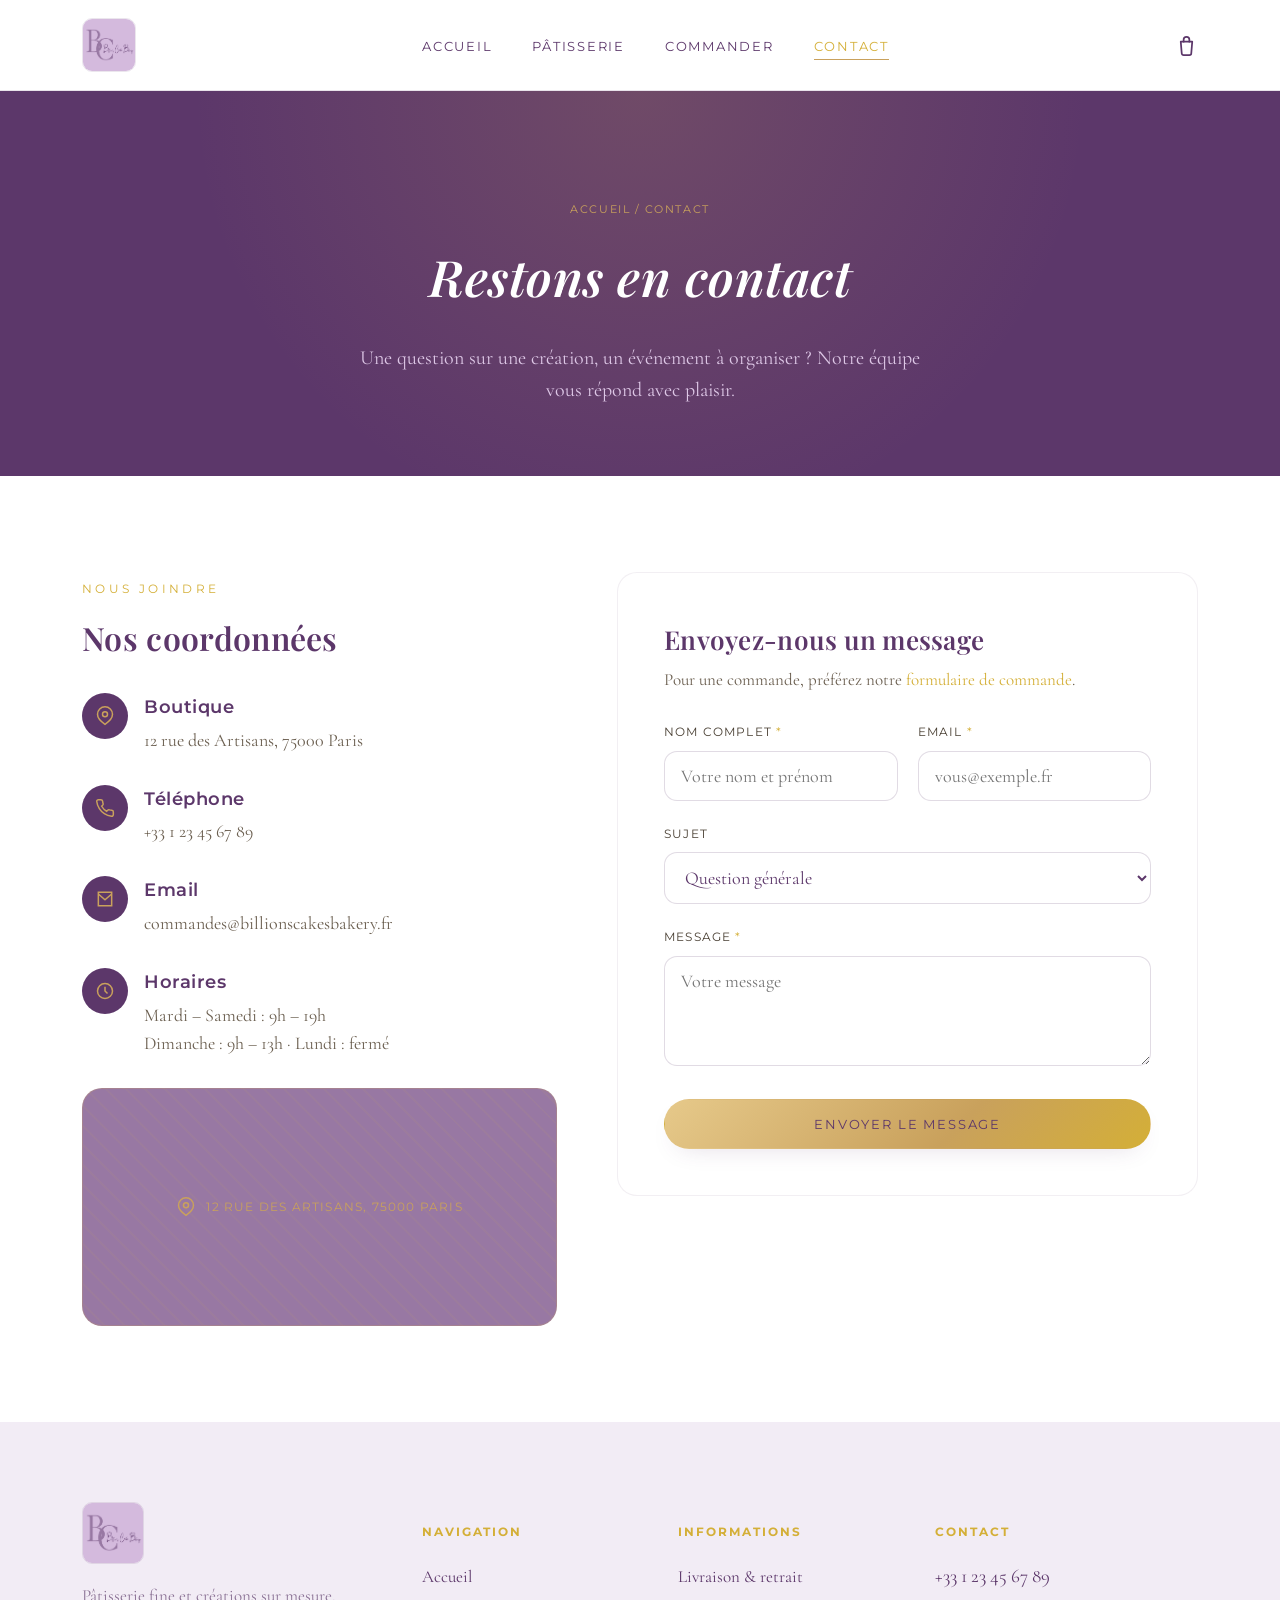
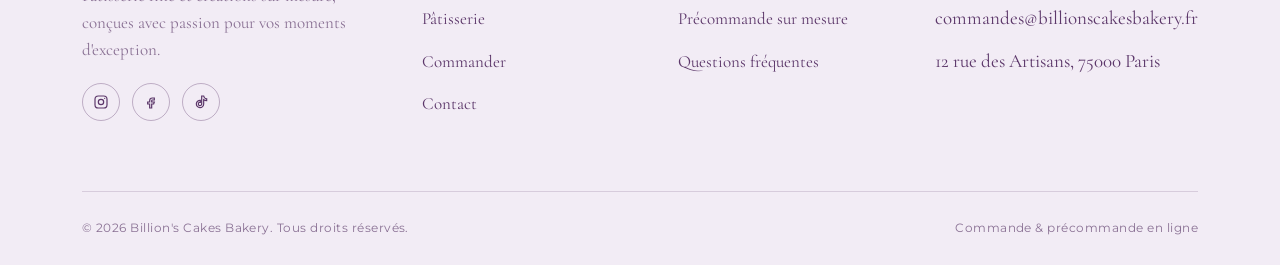
<file: contact.html>
<!DOCTYPE html>
<html lang="fr">
<head>
<meta charset="UTF-8">
<script>document.documentElement.classList.add("js");</script>
<meta name="viewport" content="width=device-width, initial-scale=1.0">
<title>Contact — Billion's Cakes Bakery</title>
<meta name="description" content="Contactez Billion's Cakes Bakery pour toute question sur nos créations, précommandes ou événements sur mesure.">
<link rel="icon" type="image/png" href="assets/logo.png">
<link rel="stylesheet" href="css/style.css">
</head>
<body>

<header class="site-header">
  <nav class="nav">
    <a href="index.html" class="logo">
      <img src="assets/logo.png" alt="Billion's Cake Bakery" class="logo-img">
    </a>
    <ul class="nav-links">
      <li><a href="index.html">Accueil</a></li>
      <li><a href="menu.html">Pâtisserie</a></li>
      <li><a href="commande.html">Commander</a></li>
      <li><a href="contact.html" class="active">Contact</a></li>
    </ul>
    <div class="nav-actions">
      <a href="commande.html" class="cart-link" aria-label="Voir mon panier">
        <svg viewBox="0 0 24 24" fill="none" stroke="currentColor" stroke-width="1.8" stroke-linecap="round" stroke-linejoin="round"><path d="M6 8h12l-1 12a2 2 0 0 1-2 2H9a2 2 0 0 1-2-2L6 8z"/><path d="M9 8V6a3 3 0 0 1 6 0v2"/></svg>
        <span class="cart-badge" data-cart-badge>0</span>
      </a>
      <button class="nav-toggle" aria-label="Ouvrir le menu">
        <svg viewBox="0 0 24 24" fill="none" stroke="currentColor" stroke-width="1.8" stroke-linecap="round"><path d="M4 6h16M4 12h16M4 18h16"/></svg>
      </button>
    </div>
  </nav>
</header>

<section class="page-hero">
  <div class="container">
    <div class="fil-ariane">Accueil / Contact</div>
    <h1>Restons en contact</h1>
    <p>Une question sur une création, un événement à organiser ? Notre équipe vous répond avec plaisir.</p>
  </div>
</section>

<section>
  <div class="container contact-grid">
    <div class="reveal reveal--gauche">
      <span class="eyebrow">Nous joindre</span>
      <h2 style="font-size:32px; margin-bottom:30px;">Nos coordonnées</h2>

      <div class="contact-info-item">
        <div class="picto"><svg viewBox="0 0 24 24" fill="none" stroke="currentColor" stroke-width="1.8"><path d="M21 10c0 6-9 12-9 12S3 16 3 10a9 9 0 0 1 18 0z"/><circle cx="12" cy="10" r="3"/></svg></div>
        <div>
          <h4>Boutique</h4>
          <p>12 rue des Artisans, 75000 Paris</p>
        </div>
      </div>

      <div class="contact-info-item">
        <div class="picto"><svg viewBox="0 0 24 24" fill="none" stroke="currentColor" stroke-width="1.8"><path d="M22 16.9v3a2 2 0 0 1-2.2 2 19.8 19.8 0 0 1-8.6-3.1 19.5 19.5 0 0 1-6-6A19.8 19.8 0 0 1 2.1 4.2 2 2 0 0 1 4.1 2h3a2 2 0 0 1 2 1.7c.1 1 .3 2 .6 2.9a2 2 0 0 1-.5 2.1L8 9.9a16 16 0 0 0 6 6l1.2-1.2a2 2 0 0 1 2.1-.5c.9.3 1.9.5 2.9.6a2 2 0 0 1 1.8 2.1z"/></svg></div>
        <div>
          <h4>Téléphone</h4>
          <p>+33 1 23 45 67 89</p>
        </div>
      </div>

      <div class="contact-info-item">
        <div class="picto"><svg viewBox="0 0 24 24" fill="none" stroke="currentColor" stroke-width="1.8"><path d="M4 4h16v16H4z"/><path d="m4 6 8 7 8-7"/></svg></div>
        <div>
          <h4>Email</h4>
          <p>commandes@billionscakesbakery.fr</p>
        </div>
      </div>

      <div class="contact-info-item">
        <div class="picto"><svg viewBox="0 0 24 24" fill="none" stroke="currentColor" stroke-width="1.8"><circle cx="12" cy="12" r="9"/><path d="M12 7v5l3 3"/></svg></div>
        <div>
          <h4>Horaires</h4>
          <p>Mardi – Samedi : 9h – 19h<br>Dimanche : 9h – 13h · Lundi : fermé</p>
        </div>
      </div>

      <div class="map-bloc">
        <svg viewBox="0 0 24 24" fill="none" stroke="currentColor" stroke-width="1.8"><path d="M21 10c0 6-9 12-9 12S3 16 3 10a9 9 0 0 1 18 0z"/><circle cx="12" cy="10" r="3"/></svg>
        12 rue des Artisans, 75000 Paris
      </div>
    </div>

    <div class="reveal reveal--droite">
      <div class="form-panel">
        <h3>Envoyez-nous un message</h3>
        <p class="form-note">Pour une commande, préférez notre <a href="commande.html" style="color:var(--or-vif);">formulaire de commande</a>.</p>

        <div id="msg-succes-contact" class="msg-succes">Votre message a bien été envoyé. Nous vous répondrons rapidement.</div>

        <form name="contact" method="POST" data-netlify="true" netlify-honeypot="bot-field-contact" action="merci.html">
          <input type="hidden" name="form-name" value="contact">
          <p style="display:none;">
            <label>Ne pas remplir : <input name="bot-field-contact"></label>
          </p>

          <div class="ligne-champs">
            <div class="champ">
              <label>Nom complet <span class="req">*</span></label>
              <input type="text" name="nom" required placeholder="Votre nom et prénom">
            </div>
            <div class="champ">
              <label>Email <span class="req">*</span></label>
              <input type="email" name="email" required placeholder="vous@exemple.fr">
            </div>
          </div>

          <div class="champ">
            <label>Sujet</label>
            <select name="sujet">
              <option>Question générale</option>
              <option>Précommande sur mesure</option>
              <option>Événement / entreprise</option>
              <option>Presse &amp; partenariat</option>
            </select>
          </div>

          <div class="champ">
            <label>Message <span class="req">*</span></label>
            <textarea name="message" required placeholder="Votre message"></textarea>
          </div>

          <button type="submit" class="btn btn-or btn-full">Envoyer le message</button>
        </form>
      </div>
    </div>
  </div>
</section>

<footer class="site-footer">
  <div class="container">
    <div class="footer-grid">
      <div class="footer-brand">
        <a href="index.html" class="logo">
          <img src="assets/logo.png" alt="Billion's Cake Bakery" class="logo-img">
        </a>
        <p>Pâtisserie fine et créations sur mesure, conçues avec passion pour vos moments d'exception.</p>
        <div class="footer-social">
          <a href="#" aria-label="Instagram"><svg viewBox="0 0 24 24" fill="none" stroke="currentColor" stroke-width="1.8"><rect x="3" y="3" width="18" height="18" rx="5"/><circle cx="12" cy="12" r="4"/><circle cx="17.5" cy="6.5" r="1" fill="currentColor" stroke="none"/></svg></a>
          <a href="#" aria-label="Facebook"><svg viewBox="0 0 24 24" fill="none" stroke="currentColor" stroke-width="1.8"><path d="M14 9h3V6h-3a4 4 0 0 0-4 4v2H7v3h3v6h3v-6h3l1-3h-4v-2a1 1 0 0 1 1-1z"/></svg></a>
          <a href="#" aria-label="TikTok"><svg viewBox="0 0 24 24" fill="none" stroke="currentColor" stroke-width="1.8"><path d="M16 3c.5 2.5 2 4 4.5 4.3V10c-1.7 0-3.2-.5-4.5-1.4V15a5.5 5.5 0 1 1-5-5.5v3a2.5 2.5 0 1 0 2 2.4V3h3z"/></svg></a>
        </div>
      </div>
      <div class="footer-col">
        <h5>Navigation</h5>
        <ul>
          <li><a href="index.html">Accueil</a></li>
          <li><a href="menu.html">Pâtisserie</a></li>
          <li><a href="commande.html">Commander</a></li>
          <li><a href="contact.html">Contact</a></li>
        </ul>
      </div>
      <div class="footer-col">
        <h5>Informations</h5>
        <ul>
          <li><a href="commande.html">Livraison &amp; retrait</a></li>
          <li><a href="commande.html">Précommande sur mesure</a></li>
          <li><a href="contact.html">Questions fréquentes</a></li>
        </ul>
      </div>
      <div class="footer-col">
        <h5>Contact</h5>
        <ul>
          <li>+33 1 23 45 67 89</li>
          <li>commandes@billionscakesbakery.fr</li>
          <li>12 rue des Artisans, 75000 Paris</li>
        </ul>
      </div>
    </div>
    <div class="footer-bottom">
      <span>© <span data-annee></span> Billion's Cakes Bakery. Tous droits réservés.</span>
      <span>Commande &amp; précommande en ligne</span>
    </div>
  </div>
</footer>

<script src="js/main.js"></script>
</body>
</html>
</file>
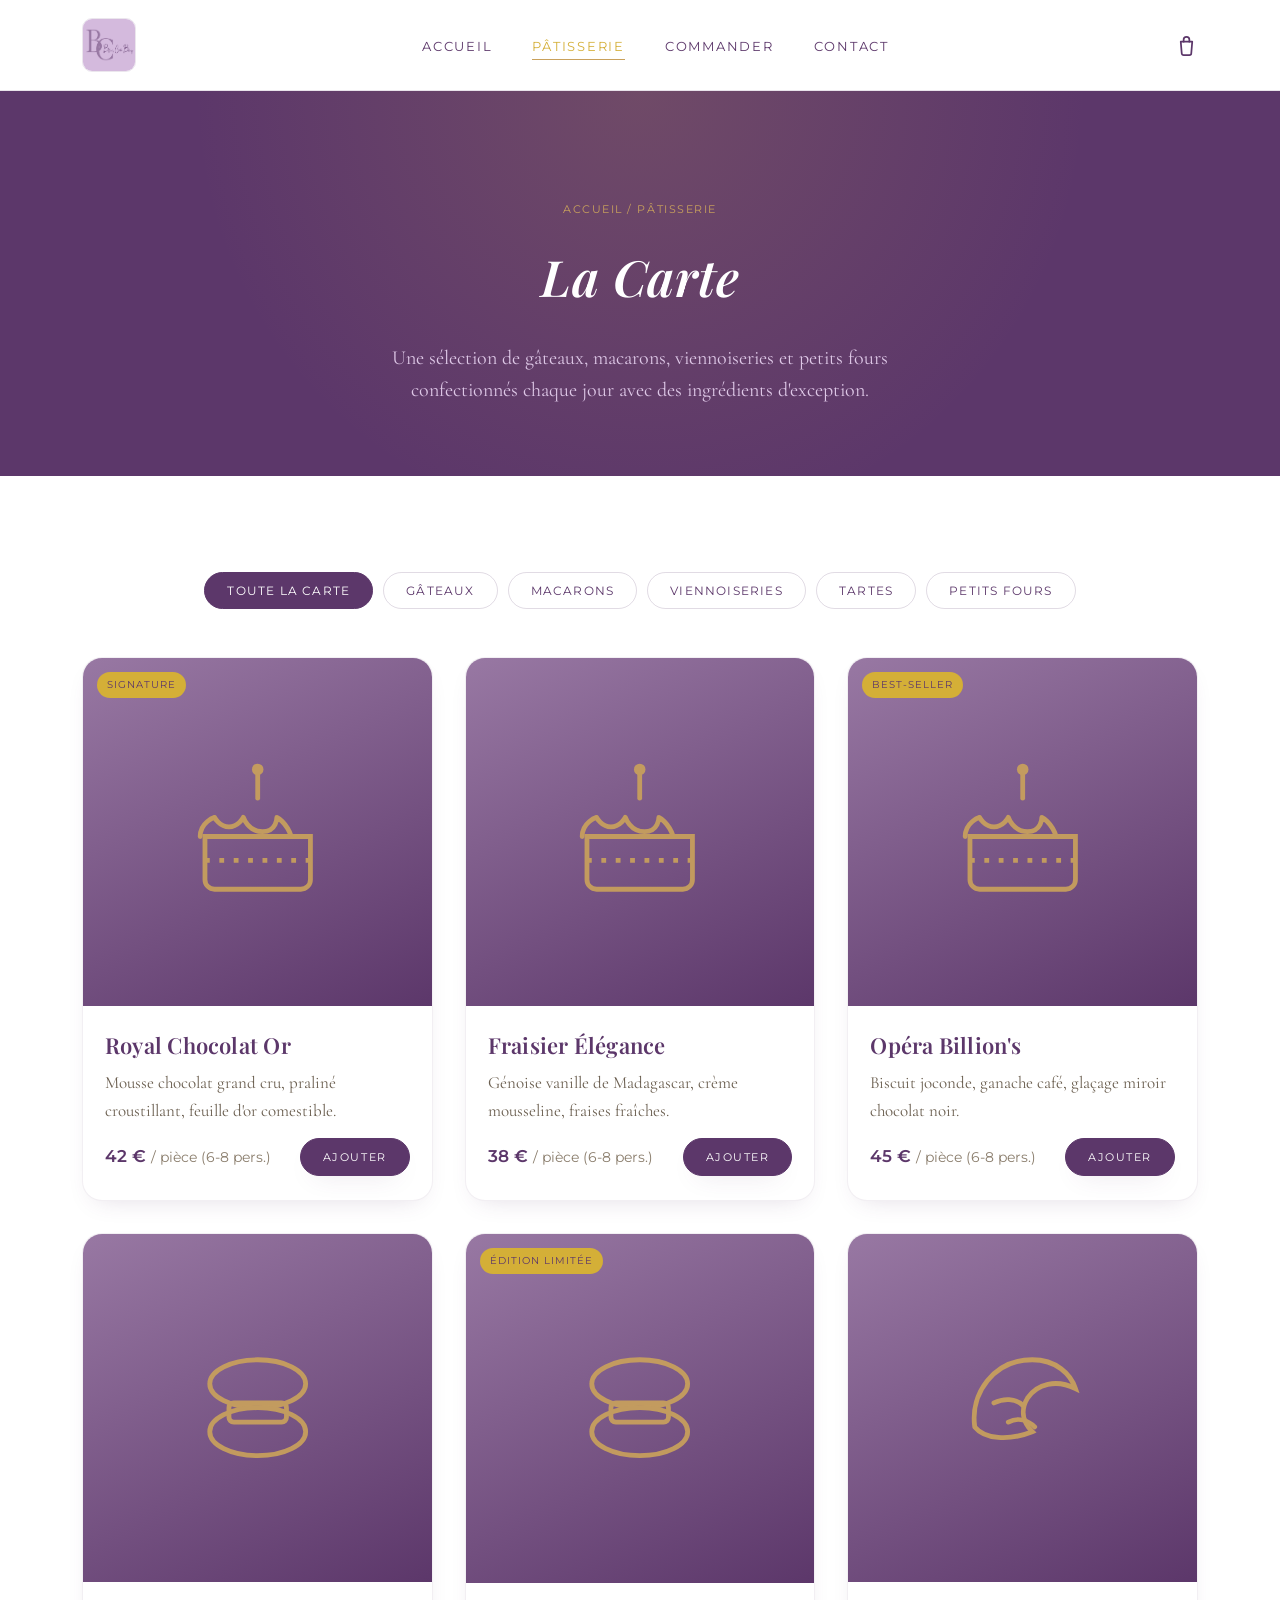
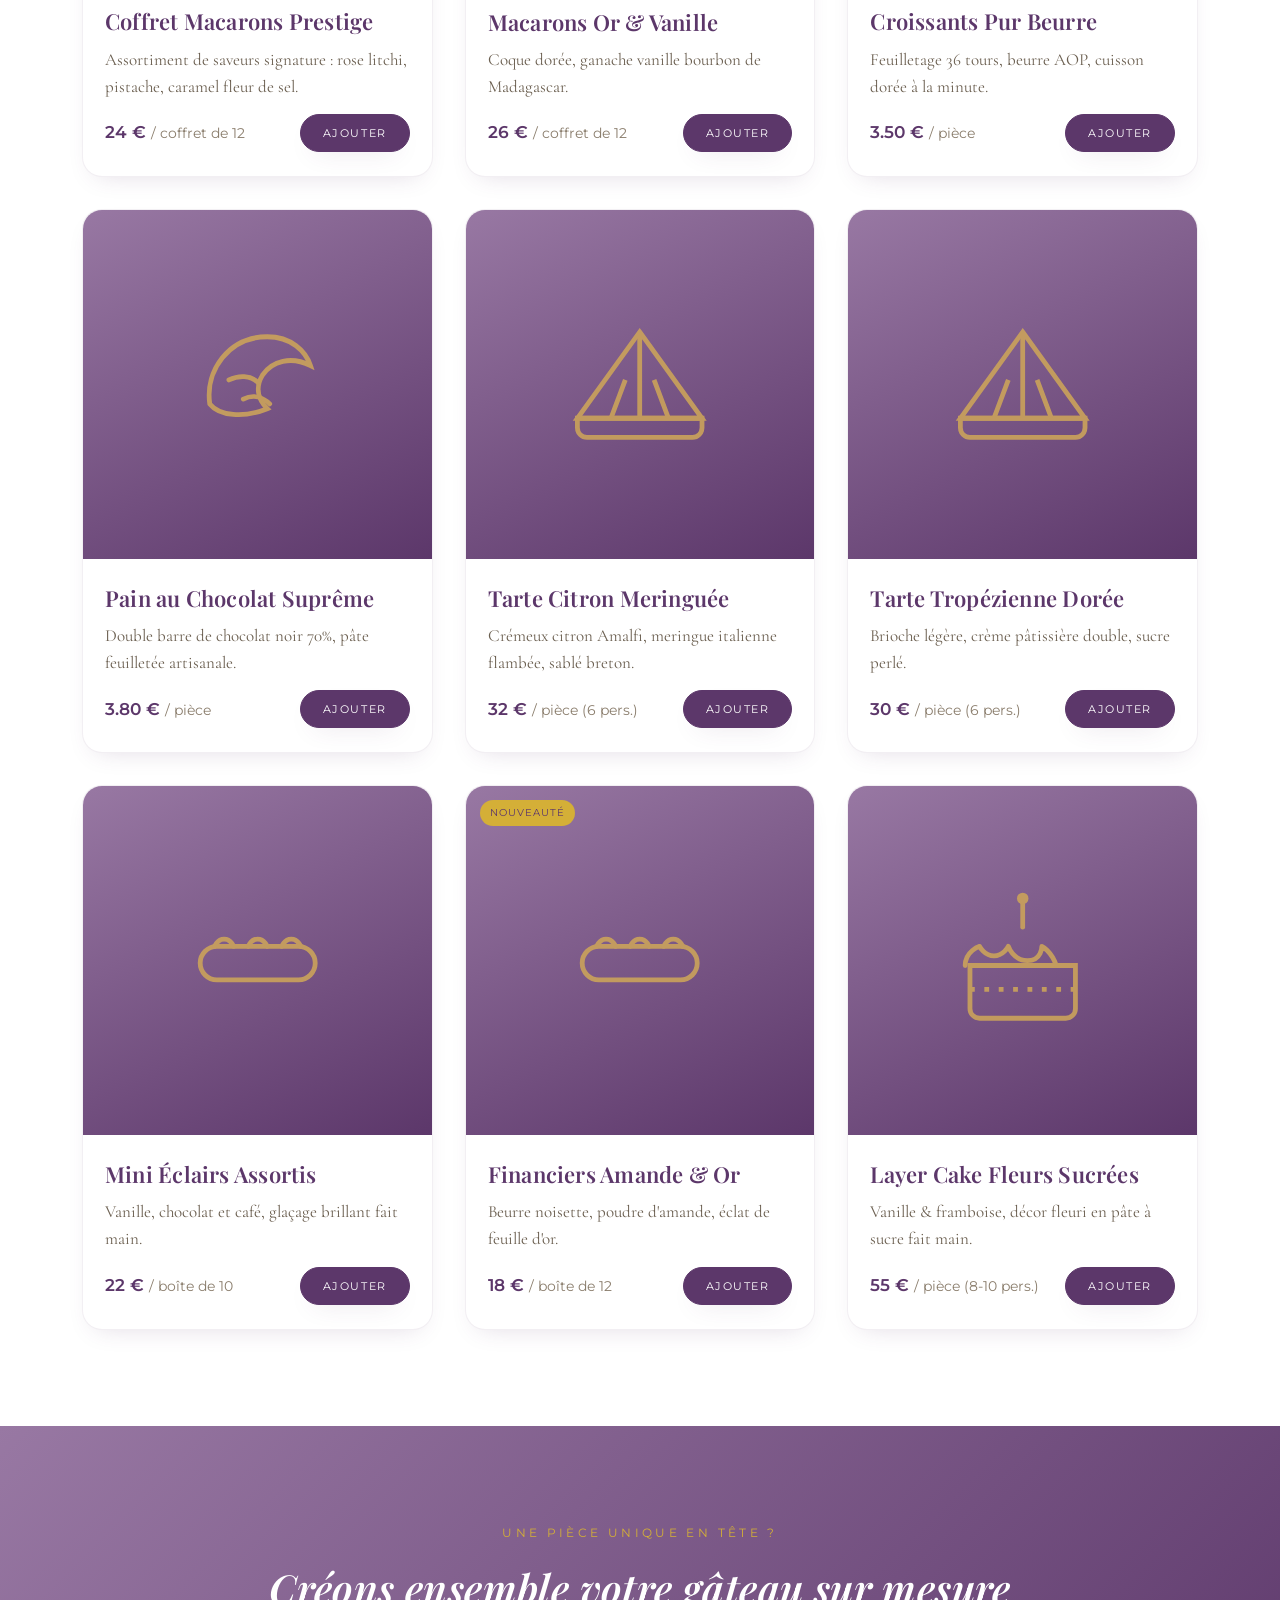
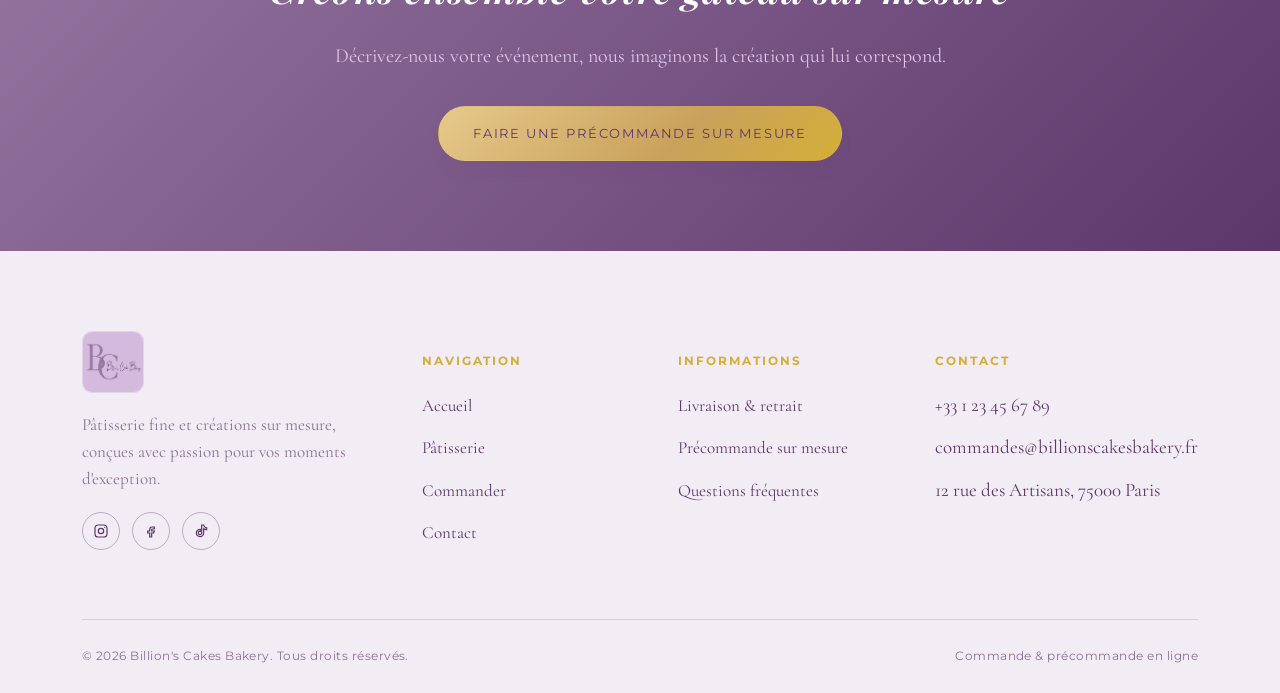
<file: menu.html>
<!DOCTYPE html>
<html lang="fr">
<head>
<meta charset="UTF-8">
<script>document.documentElement.classList.add("js");</script>
<meta name="viewport" content="width=device-width, initial-scale=1.0">
<title>La Carte — Billion's Cakes Bakery</title>
<meta name="description" content="Découvrez la carte Billion's Cakes Bakery : gâteaux, macarons, viennoiseries, tartes et petits fours à ajouter à votre commande en ligne.">
<link rel="icon" type="image/png" href="assets/logo.png">
<link rel="stylesheet" href="css/style.css">
</head>
<body>

<header class="site-header">
  <nav class="nav">
    <a href="index.html" class="logo">
      <img src="assets/logo.png" alt="Billion's Cake Bakery" class="logo-img">
    </a>
    <ul class="nav-links">
      <li><a href="index.html">Accueil</a></li>
      <li><a href="menu.html" class="active">Pâtisserie</a></li>
      <li><a href="commande.html">Commander</a></li>
      <li><a href="contact.html">Contact</a></li>
    </ul>
    <div class="nav-actions">
      <a href="commande.html" class="cart-link" aria-label="Voir mon panier">
        <svg viewBox="0 0 24 24" fill="none" stroke="currentColor" stroke-width="1.8" stroke-linecap="round" stroke-linejoin="round"><path d="M6 8h12l-1 12a2 2 0 0 1-2 2H9a2 2 0 0 1-2-2L6 8z"/><path d="M9 8V6a3 3 0 0 1 6 0v2"/></svg>
        <span class="cart-badge" data-cart-badge>0</span>
      </a>
      <button class="nav-toggle" aria-label="Ouvrir le menu">
        <svg viewBox="0 0 24 24" fill="none" stroke="currentColor" stroke-width="1.8" stroke-linecap="round"><path d="M4 6h16M4 12h16M4 18h16"/></svg>
      </button>
    </div>
  </nav>
</header>

<section class="page-hero">
  <div class="container">
    <div class="fil-ariane">Accueil / Pâtisserie</div>
    <h1>La Carte</h1>
    <p>Une sélection de gâteaux, macarons, viennoiseries et petits fours confectionnés chaque jour avec des ingrédients d'exception.</p>
  </div>
</section>

<section>
  <div class="container">
    <div class="filtres">
      <button class="filtre-btn active" data-filtre="tous">Toute la carte</button>
      <button class="filtre-btn" data-filtre="gateaux">Gâteaux</button>
      <button class="filtre-btn" data-filtre="macarons">Macarons</button>
      <button class="filtre-btn" data-filtre="viennoiseries">Viennoiseries</button>
      <button class="filtre-btn" data-filtre="tartes">Tartes</button>
      <button class="filtre-btn" data-filtre="petits-fours">Petits fours</button>
    </div>

    <div class="grid-produits" id="grille-produits">
      <!-- Rempli dynamiquement par js/main.js -->
    </div>
  </div>
</section>

<section class="cta-band">
  <div class="container reveal">
    <span class="eyebrow">Une pièce unique en tête ?</span>
    <h2>Créons ensemble votre gâteau sur mesure</h2>
    <p>Décrivez-nous votre événement, nous imaginons la création qui lui correspond.</p>
    <a href="commande.html#precommande" class="btn btn-or">Faire une précommande sur mesure</a>
  </div>
</section>

<footer class="site-footer">
  <div class="container">
    <div class="footer-grid">
      <div class="footer-brand">
        <a href="index.html" class="logo">
          <img src="assets/logo.png" alt="Billion's Cake Bakery" class="logo-img">
        </a>
        <p>Pâtisserie fine et créations sur mesure, conçues avec passion pour vos moments d'exception.</p>
        <div class="footer-social">
          <a href="#" aria-label="Instagram"><svg viewBox="0 0 24 24" fill="none" stroke="currentColor" stroke-width="1.8"><rect x="3" y="3" width="18" height="18" rx="5"/><circle cx="12" cy="12" r="4"/><circle cx="17.5" cy="6.5" r="1" fill="currentColor" stroke="none"/></svg></a>
          <a href="#" aria-label="Facebook"><svg viewBox="0 0 24 24" fill="none" stroke="currentColor" stroke-width="1.8"><path d="M14 9h3V6h-3a4 4 0 0 0-4 4v2H7v3h3v6h3v-6h3l1-3h-4v-2a1 1 0 0 1 1-1z"/></svg></a>
          <a href="#" aria-label="TikTok"><svg viewBox="0 0 24 24" fill="none" stroke="currentColor" stroke-width="1.8"><path d="M16 3c.5 2.5 2 4 4.5 4.3V10c-1.7 0-3.2-.5-4.5-1.4V15a5.5 5.5 0 1 1-5-5.5v3a2.5 2.5 0 1 0 2 2.4V3h3z"/></svg></a>
        </div>
      </div>
      <div class="footer-col">
        <h5>Navigation</h5>
        <ul>
          <li><a href="index.html">Accueil</a></li>
          <li><a href="menu.html">Pâtisserie</a></li>
          <li><a href="commande.html">Commander</a></li>
          <li><a href="contact.html">Contact</a></li>
        </ul>
      </div>
      <div class="footer-col">
        <h5>Informations</h5>
        <ul>
          <li><a href="commande.html">Livraison &amp; retrait</a></li>
          <li><a href="commande.html">Précommande sur mesure</a></li>
          <li><a href="contact.html">Questions fréquentes</a></li>
        </ul>
      </div>
      <div class="footer-col">
        <h5>Contact</h5>
        <ul>
          <li>+33 1 23 45 67 89</li>
          <li>commandes@billionscakesbakery.fr</li>
          <li>12 rue des Artisans, 75000 Paris</li>
        </ul>
      </div>
    </div>
    <div class="footer-bottom">
      <span>© <span data-annee></span> Billion's Cakes Bakery. Tous droits réservés.</span>
      <span>Commande &amp; précommande en ligne</span>
    </div>
  </div>
</footer>

<script src="js/main.js"></script>
</body>
</html>
</file>
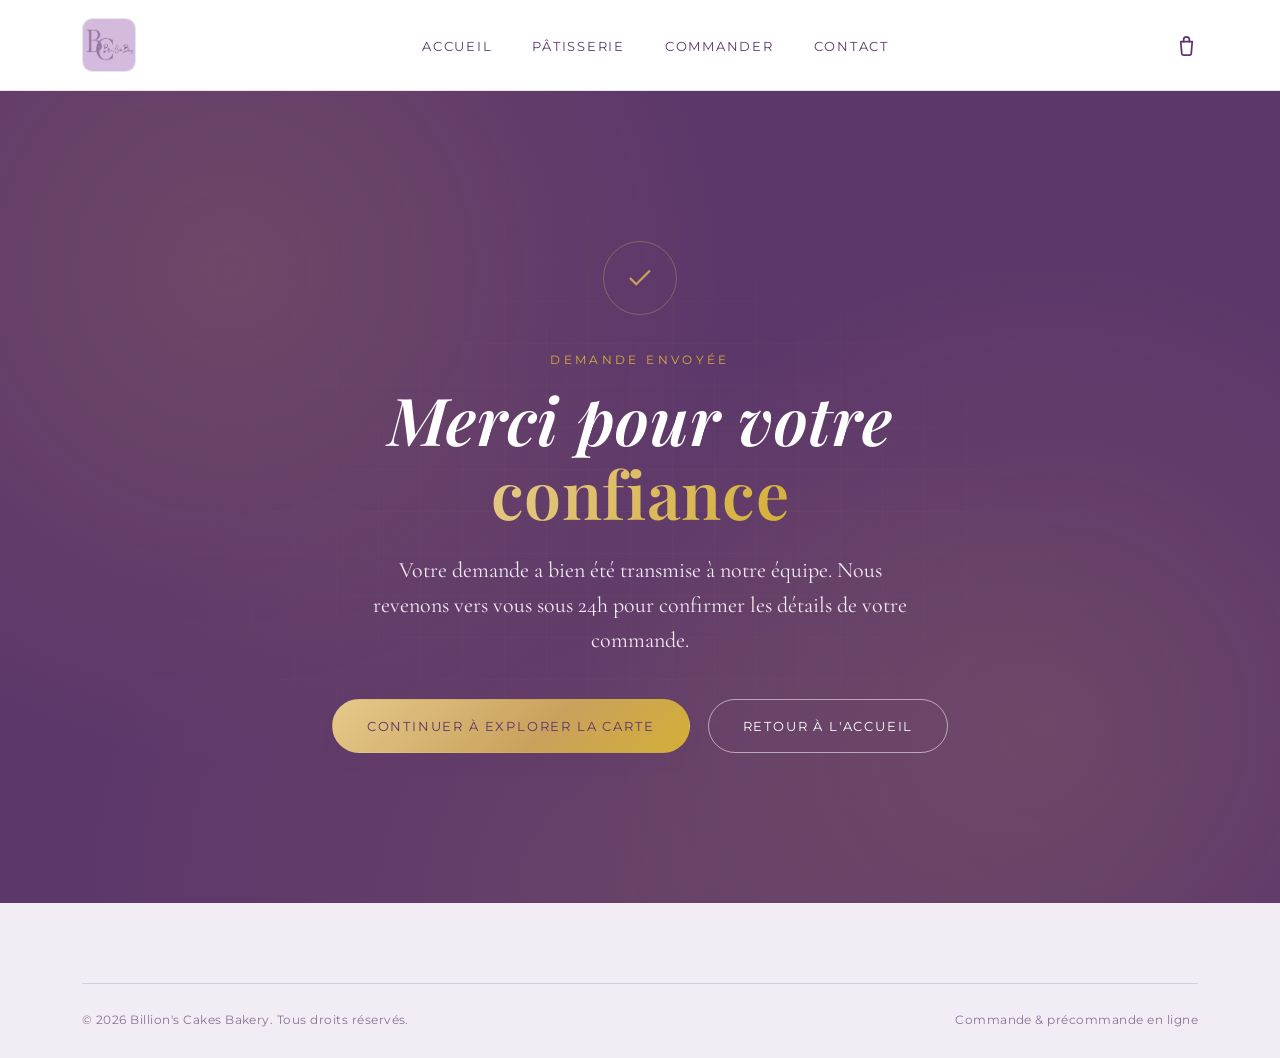
<file: merci.html>
<!DOCTYPE html>
<html lang="fr">
<head>
<meta charset="UTF-8">
<script>document.documentElement.classList.add("js");</script>
<meta name="viewport" content="width=device-width, initial-scale=1.0">
<title>Merci — Billion's Cakes Bakery</title>
<meta name="description" content="Votre demande a bien été envoyée à Billion's Cakes Bakery.">
<link rel="icon" type="image/png" href="assets/logo.png">
<link rel="stylesheet" href="css/style.css">
</head>
<body>

<header class="site-header">
  <nav class="nav">
    <a href="index.html" class="logo">
      <img src="assets/logo.png" alt="Billion's Cake Bakery" class="logo-img">
    </a>
    <ul class="nav-links">
      <li><a href="index.html">Accueil</a></li>
      <li><a href="menu.html">Pâtisserie</a></li>
      <li><a href="commande.html">Commander</a></li>
      <li><a href="contact.html">Contact</a></li>
    </ul>
    <div class="nav-actions">
      <a href="commande.html" class="cart-link" aria-label="Voir mon panier">
        <svg viewBox="0 0 24 24" fill="none" stroke="currentColor" stroke-width="1.8" stroke-linecap="round" stroke-linejoin="round"><path d="M6 8h12l-1 12a2 2 0 0 1-2 2H9a2 2 0 0 1-2-2L6 8z"/><path d="M9 8V6a3 3 0 0 1 6 0v2"/></svg>
        <span class="cart-badge" data-cart-badge>0</span>
      </a>
      <button class="nav-toggle" aria-label="Ouvrir le menu">
        <svg viewBox="0 0 24 24" fill="none" stroke="currentColor" stroke-width="1.8" stroke-linecap="round"><path d="M4 6h16M4 12h16M4 18h16"/></svg>
      </button>
    </div>
  </nav>
</header>

<section class="hero" style="padding:150px 0;">
  <div class="hero-inner">
    <div style="width:74px;height:74px;border-radius:50%;border:1px solid rgba(201,161,92,0.4);display:flex;align-items:center;justify-content:center;margin:0 auto 28px;">
      <svg viewBox="0 0 24 24" width="30" height="30" fill="none" stroke="#c9a15c" stroke-width="1.8"><path d="m4 12 5 5L20 6"/></svg>
    </div>
    <span class="eyebrow">Demande envoyée</span>
    <h1>Merci pour votre <em>confiance</em></h1>
    <p class="lead">Votre demande a bien été transmise à notre équipe. Nous revenons vers vous sous 24h pour confirmer les détails de votre commande.</p>
    <div class="hero-actions">
      <a href="menu.html" class="btn btn-or">Continuer à explorer la carte</a>
      <a href="index.html" class="btn btn-outline">Retour à l'accueil</a>
    </div>
  </div>
</section>

<footer class="site-footer">
  <div class="container">
    <div class="footer-bottom">
      <span>© <span data-annee></span> Billion's Cakes Bakery. Tous droits réservés.</span>
      <span>Commande &amp; précommande en ligne</span>
    </div>
  </div>
</footer>

<script src="js/main.js"></script>
</body>
</html>
</file>
<file: css/style.css>
/* =========================================================
   Billion's Cakes Bakery — Feuille de style principale
   Palette : noir profond, or, ivoire — typographie élégante
   ========================================================= */

@import url('https://fonts.googleapis.com/css2?family=Playfair+Display:ital,wght@0,500;0,600;0,700;1,500&family=Cormorant+Garamond:ital,wght@0,400;0,500;0,600;1,400&family=Montserrat:wght@300;400;500;600&family=Mrs+Saint+Delafield&display=swap');

:root {
  --noir: #5c376a;
  --noir-doux: #9878a3;
  --noir-carte: #b39cc0;
  --or: #c9a15c;
  --or-clair: #e6c98a;
  --or-vif: #d4af37;
  --ivoire: #ffffff;
  --ivoire-doux: #f2ecf5;
  --lilas: #d4badd;
  --taupe: #ddc7e6;
  --gris-violet: #8a7194;
  --ombre: rgba(92, 55, 106, 0.22);

  --police-titre: 'Playfair Display', serif;
  --police-corps: 'Cormorant Garamond', serif;
  --police-ui: 'Montserrat', sans-serif;
  --police-script: 'Mrs Saint Delafield', cursive;

  --rayon: 20px;
  --rayon-sm: 13px;
  --rayon-pill: 999px;
  --transition: 0.35s cubic-bezier(0.4, 0, 0.2, 1);
  --transition-soft: 0.55s cubic-bezier(0.22, 1, 0.36, 1);
  --ombre-douce: 0 22px 44px -26px rgba(92, 55, 106, 0.3);
  --ombre-douce-sm: 0 10px 26px -14px rgba(92, 55, 106, 0.22);
}

* { box-sizing: border-box; }

html { scroll-behavior: smooth; }

@media (prefers-reduced-motion: reduce) {
  html { scroll-behavior: auto; }
  *, *::before, *::after { animation-duration: 0.001ms !important; animation-iteration-count: 1 !important; transition-duration: 0.001ms !important; }
}

/* ---------- Douceur & interactivité : animations de base ---------- */
@keyframes flotter {
  0%, 100% { transform: translateY(0); }
  50% { transform: translateY(-7px); }
}
@keyframes respirer {
  0%, 100% { opacity: 1; transform: scale(1); }
  50% { opacity: 0.75; transform: scale(1.06); }
}
@keyframes apparition {
  from { opacity: 0; transform: translateY(16px); }
  to { opacity: 1; transform: translateY(0); }
}
@keyframes rebond {
  0% { transform: scale(1); }
  35% { transform: scale(1.4); }
  65% { transform: scale(0.9); }
  100% { transform: scale(1); }
}

.js .reveal {
  opacity: 0;
  transform: translateY(26px);
  transition: opacity 0.8s cubic-bezier(0.22, 1, 0.36, 1), transform 0.8s cubic-bezier(0.22, 1, 0.36, 1);
}
.js .reveal.reveal-in { opacity: 1; transform: translateY(0); }
.js .reveal--gauche { transform: translateX(-30px); }
.js .reveal--gauche.reveal-in { transform: translateX(0); }
.js .reveal--droite { transform: translateX(30px); }
.js .reveal--droite.reveal-in { transform: translateX(0); }

.grid-produits .reveal:nth-child(2) { transition-delay: 0.08s; }
.grid-produits .reveal:nth-child(3) { transition-delay: 0.16s; }
.grid-produits .reveal:nth-child(4) { transition-delay: 0.24s; }
.temoignages .reveal:nth-child(2) { transition-delay: 0.08s; }
.temoignages .reveal:nth-child(3) { transition-delay: 0.16s; }

body {
  margin: 0;
  background: var(--ivoire);
  color: var(--noir);
  font-family: var(--police-corps);
  font-size: 19px;
  line-height: 1.6;
  -webkit-font-smoothing: antialiased;
}

img { max-width: 100%; display: block; }

a { color: inherit; text-decoration: none; }

h1, h2, h3, h4 {
  font-family: var(--police-titre);
  font-weight: 600;
  margin: 0 0 0.5em;
  letter-spacing: 0.01em;
}

p { margin: 0 0 1em; }

.container {
  max-width: 1180px;
  margin: 0 auto;
  padding: 0 32px;
}

.eyebrow {
  display: inline-block;
  font-family: var(--police-ui);
  font-size: 12px;
  letter-spacing: 0.28em;
  text-transform: uppercase;
  color: var(--or-vif);
  margin-bottom: 14px;
}

.flourish {
  width: 64px;
  height: 14px;
  margin: 0 auto 20px;
  opacity: 0.85;
  color: var(--or-vif);
}
.flourish--left { margin: 0 0 20px; }

.section-title {
  font-size: clamp(28px, 3.2vw, 42px);
  text-align: center;
  margin-bottom: 14px;
}
.section-sub {
  text-align: center;
  max-width: 620px;
  margin: 0 auto 56px;
  color: #5a4f42;
  font-size: 20px;
}

section { padding: 96px 0; }

/* ---------- Boutons ---------- */
.btn {
  display: inline-flex;
  align-items: center;
  gap: 10px;
  font-family: var(--police-ui);
  font-size: 13px;
  letter-spacing: 0.14em;
  text-transform: uppercase;
  padding: 16px 34px;
  border: 1px solid transparent;
  border-radius: var(--rayon-pill);
  cursor: pointer;
  transition: var(--transition-soft), box-shadow 0.4s ease;
  white-space: nowrap;
}
.btn:active { transform: scale(0.96); }
.btn-or {
  background: linear-gradient(135deg, var(--or-clair), var(--or) 60%, var(--or-vif));
  color: var(--noir);
  box-shadow: var(--ombre-douce-sm);
}
.btn-or:hover { transform: translateY(-3px) scale(1.02); box-shadow: 0 18px 34px -14px rgba(201,161,92,0.55); }

.btn-outline {
  background: transparent;
  border-color: rgba(253,251,254,0.55);
  color: var(--ivoire);
}
.btn-outline:hover { background: rgba(253,251,254,0.14); border-color: var(--ivoire); transform: translateY(-3px) scale(1.02); }

.btn-noir {
  background: var(--noir);
  color: var(--ivoire);
  border-color: var(--noir);
  box-shadow: var(--ombre-douce-sm);
}
.btn-noir:hover { background: var(--noir-doux); transform: translateY(-3px) scale(1.02); }

.btn-sm { padding: 11px 22px; font-size: 11px; }
.btn-full { width: 100%; justify-content: center; }
.btn[disabled] { opacity: 0.45; cursor: not-allowed; transform: none !important; }

/* ---------- Header / Navigation ---------- */
.site-header {
  position: sticky;
  top: 0;
  z-index: 100;
  background: rgba(255, 255, 255, 0.92);
  backdrop-filter: blur(10px);
  border-bottom: 1px solid rgba(92,55,106,0.14);
  transition: box-shadow 0.4s ease;
}
.site-header.au-scroll { box-shadow: 0 16px 34px -24px rgba(92,55,106,0.4); }
.nav {
  display: flex;
  align-items: center;
  justify-content: space-between;
  padding: 18px 32px;
  max-width: 1180px;
  margin: 0 auto;
  transition: padding 0.4s ease;
}
.site-header.au-scroll .nav { padding-top: 11px; padding-bottom: 11px; }
.logo {
  display: flex;
  align-items: center;
  gap: 12px;
  color: var(--noir);
}
.logo svg { width: 34px; height: 34px; flex-shrink: 0; }
.logo-img { height: 54px; width: auto; border-radius: 10px; flex-shrink: 0; border: 1px solid rgba(92,55,106,0.12); transition: height 0.4s ease, transform 0.35s ease; }
.logo:hover .logo-img { transform: scale(1.05) rotate(-1deg); }
.site-header.au-scroll .logo-img { height: 42px; }
.footer-brand .logo-img { height: 62px; }
.logo-text {
  font-family: var(--police-titre);
  font-size: 21px;
  letter-spacing: 0.03em;
  line-height: 1.05;
}
.logo-text span {
  display: block;
  font-family: var(--police-ui);
  font-size: 9.5px;
  letter-spacing: 0.32em;
  color: var(--or);
  margin-top: 3px;
}

.nav-links {
  display: flex;
  align-items: center;
  gap: 40px;
  list-style: none;
  margin: 0;
  padding: 0;
}
.nav-links a {
  position: relative;
  font-family: var(--police-ui);
  font-size: 12.5px;
  letter-spacing: 0.14em;
  text-transform: uppercase;
  color: var(--noir);
  padding: 6px 0;
  transition: color 0.3s ease;
}
.nav-links a::after {
  content: "";
  position: absolute;
  left: 50%;
  right: 50%;
  bottom: 0;
  height: 1px;
  background: var(--or);
  transition: left 0.35s cubic-bezier(0.22, 1, 0.36, 1), right 0.35s cubic-bezier(0.22, 1, 0.36, 1);
}
.nav-links a:hover { color: var(--or-vif); }
.nav-links a:hover::after,
.nav-links a.active::after { left: 0; right: 0; }
.nav-links a.active { color: var(--or-vif); }

.nav-actions { display: flex; align-items: center; gap: 22px; }

.cart-link {
  position: relative;
  display: flex;
  align-items: center;
  color: var(--noir);
}
.cart-link svg { width: 23px; height: 23px; }
.cart-badge {
  position: absolute;
  top: -8px;
  right: -10px;
  background: var(--or-vif);
  color: var(--noir);
  font-family: var(--police-ui);
  font-size: 10.5px;
  font-weight: 600;
  min-width: 18px;
  height: 18px;
  border-radius: 50%;
  display: flex;
  align-items: center;
  justify-content: center;
  padding: 0 3px;
  transition: transform 0.2s ease;
}
.cart-badge.bump { animation: rebond 0.5s cubic-bezier(0.34, 1.56, 0.64, 1); }

.nav-toggle {
  display: none;
  background: none;
  border: none;
  color: var(--noir);
  cursor: pointer;
  padding: 4px;
}
.nav-toggle svg { width: 26px; height: 26px; }

/* ---------- Hero ---------- */
.hero {
  position: relative;
  background: var(--noir);
  color: var(--ivoire);
  padding: 150px 0 130px;
  overflow: hidden;
  text-align: center;
}
.hero::before {
  content: "";
  position: absolute;
  inset: 0;
  background:
    radial-gradient(circle at 18% 22%, rgba(201,161,92,0.16), transparent 40%),
    radial-gradient(circle at 82% 78%, rgba(201,161,92,0.14), transparent 38%),
    radial-gradient(circle at 50% 100%, rgba(201,161,92,0.10), transparent 55%);
  pointer-events: none;
  animation: respirer 9s ease-in-out infinite;
}
.hero::after {
  content: "";
  position: absolute;
  inset: 0;
  background-image:
    linear-gradient(rgba(201,161,92,0.05) 1px, transparent 1px),
    linear-gradient(90deg, rgba(201,161,92,0.05) 1px, transparent 1px);
  background-size: 42px 42px;
  mask-image: radial-gradient(ellipse at center, black 0%, transparent 72%);
  pointer-events: none;
}
.hero-inner { position: relative; z-index: 1; max-width: 780px; margin: 0 auto; padding: 0 32px; }
.hero .eyebrow, .hero h1, .hero p.lead, .hero-actions {
  animation: apparition 0.9s cubic-bezier(0.22, 1, 0.36, 1) both;
}
.hero h1 { animation-delay: 0.08s; }
.hero p.lead { animation-delay: 0.16s; }
.hero-actions { animation-delay: 0.24s; }
.hero h1 {
  font-size: clamp(38px, 6vw, 66px);
  font-style: italic;
  line-height: 1.12;
  margin-bottom: 22px;
}
.hero h1 em {
  font-style: normal;
  color: var(--or-clair);
  background: linear-gradient(120deg, var(--or-clair), var(--or-vif));
  -webkit-background-clip: text;
  background-clip: text;
  -webkit-text-fill-color: transparent;
}
.hero p.lead {
  font-size: 22px;
  color: var(--ivoire-doux);
  max-width: 560px;
  margin: 0 auto 40px;
}
.hero-actions { display: flex; gap: 18px; justify-content: center; flex-wrap: wrap; }

/* ---------- Bandeau confiance ---------- */
.trust-bar {
  background: var(--ivoire-doux);
  border-bottom: 1px solid rgba(92,55,106,0.06);
  padding: 26px 0;
}
.trust-bar .container {
  display: flex;
  justify-content: space-around;
  flex-wrap: wrap;
  gap: 18px;
  text-align: center;
}
.trust-item {
  font-family: var(--police-ui);
  font-size: 12px;
  letter-spacing: 0.08em;
  text-transform: uppercase;
  color: #6b5f50;
  display: flex;
  align-items: center;
  gap: 9px;
}
.trust-item svg { width: 18px; height: 18px; color: var(--or-vif); flex-shrink: 0; }

/* ---------- Section alternée sombre ---------- */
.section-noir { background: var(--noir); color: var(--ivoire); }
.section-noir .section-sub { color: var(--taupe); }

/* ---------- Grille "à propos" ---------- */
.about-grid {
  display: grid;
  grid-template-columns: 1fr 1fr;
  gap: 64px;
  align-items: center;
}
.about-visual {
  aspect-ratio: 4/5;
  border-radius: var(--rayon);
  background:
    radial-gradient(circle at 30% 25%, rgba(230,201,138,0.35), transparent 55%),
    linear-gradient(160deg, var(--noir-doux), var(--noir) 75%);
  border: 1px solid rgba(201,161,92,0.25);
  display: flex;
  align-items: center;
  justify-content: center;
  position: relative;
  overflow: hidden;
}
.about-visual svg { width: 46%; color: var(--or); opacity: 0.9; animation: flotter 6s ease-in-out infinite; }
.about-visual::after {
  content: "";
  position: absolute;
  inset: 14px;
  border: 1px solid rgba(201,161,92,0.35);
}
.about-text h2 { font-size: clamp(26px, 3vw, 38px); }
.about-text p { color: var(--ivoire-doux); font-size: 20px; }
.signature {
  font-family: var(--police-titre);
  font-style: italic;
  font-size: 24px;
  color: var(--or-vif);
  margin-top: 24px;
}

/* ---------- Cartes produits ---------- */
.grid-produits {
  display: grid;
  grid-template-columns: repeat(auto-fill, minmax(270px, 1fr));
  gap: 32px;
}
.carte-produit {
  background: var(--ivoire);
  border: 1px solid rgba(92,55,106,0.08);
  border-radius: var(--rayon);
  overflow: hidden;
  box-shadow: var(--ombre-douce-sm);
  transition: var(--transition-soft), box-shadow 0.4s ease;
  display: flex;
  flex-direction: column;
}
.carte-produit:hover { transform: translateY(-9px); box-shadow: var(--ombre-douce); }
.produit-visuel {
  aspect-ratio: 1/1;
  background: linear-gradient(155deg, var(--noir-doux), var(--noir));
  display: flex;
  align-items: center;
  justify-content: center;
  position: relative;
  overflow: hidden;
}
.produit-visuel svg { width: 44%; color: var(--or); opacity: 0.92; }
.carte-produit:not(:hover) .produit-visuel svg { animation: flotter 4.5s ease-in-out infinite; }
.carte-produit:hover .produit-visuel svg { transform: scale(1.12) rotate(-3deg); transition: transform 0.5s cubic-bezier(0.22, 1, 0.36, 1); }
.produit-tag {
  position: absolute;
  top: 14px;
  left: 14px;
  background: var(--or-vif);
  color: var(--noir);
  font-family: var(--police-ui);
  font-size: 10px;
  letter-spacing: 0.1em;
  text-transform: uppercase;
  padding: 5px 10px;
  border-radius: 20px;
}
.produit-corps { padding: 22px 22px 24px; display: flex; flex-direction: column; flex: 1; }
.produit-corps h3 { font-size: 22px; margin-bottom: 6px; }
.produit-desc { color: #6b5f50; font-size: 17px; flex: 1; margin-bottom: 14px; }
.produit-pied { display: flex; align-items: center; justify-content: space-between; gap: 12px; }
.produit-prix { font-family: var(--police-ui); font-size: 17px; font-weight: 600; color: var(--noir); }

/* ---------- Filtres carte ---------- */
.filtres {
  display: flex;
  gap: 10px;
  flex-wrap: wrap;
  justify-content: center;
  margin-bottom: 48px;
}
.filtre-btn {
  font-family: var(--police-ui);
  font-size: 12px;
  letter-spacing: 0.1em;
  text-transform: uppercase;
  padding: 10px 22px;
  border: 1px solid rgba(92,55,106,0.18);
  border-radius: 30px;
  background: transparent;
  cursor: pointer;
  transition: var(--transition);
  color: var(--noir);
}
.filtre-btn:hover { border-color: var(--or-vif); transform: translateY(-2px); }
.filtre-btn.active { background: var(--noir); color: var(--ivoire); border-color: var(--noir); }

/* ---------- Bandeau CTA ---------- */
.cta-band {
  background: linear-gradient(135deg, var(--noir-doux), var(--noir));
  color: var(--ivoire);
  text-align: center;
  padding: 90px 0;
}
.cta-band h2 { font-size: clamp(28px, 3.4vw, 40px); font-style: italic; }
.cta-band p { color: var(--taupe); font-size: 20px; margin-bottom: 34px; }

/* ---------- Témoignages ---------- */
.temoignages { display: grid; grid-template-columns: repeat(3, 1fr); gap: 32px; }
.temoignage {
  background: var(--ivoire);
  border: 1px solid rgba(92,55,106,0.08);
  padding: 34px 30px;
  border-radius: var(--rayon);
  text-align: center;
  box-shadow: var(--ombre-douce-sm);
  transition: var(--transition-soft), box-shadow 0.4s ease;
}
.temoignage:hover { transform: translateY(-8px); box-shadow: var(--ombre-douce); }
.temoignage .etoiles { color: var(--or-vif); margin-bottom: 14px; letter-spacing: 3px; }
.temoignage p { font-size: 20px; font-style: italic; color: #3d352b; }
.temoignage .auteur { font-family: var(--police-ui); font-size: 12px; letter-spacing: 0.08em; text-transform: uppercase; color: var(--gris-violet); margin-top: 16px; }

/* ---------- Page héros secondaire ---------- */
.page-hero {
  background: var(--noir);
  color: var(--ivoire);
  padding: 110px 0 70px;
  text-align: center;
  position: relative;
  overflow: hidden;
}
.page-hero::before {
  content: "";
  position: absolute;
  inset: 0;
  background: radial-gradient(circle at 50% 0%, rgba(201,161,92,0.18), transparent 60%);
  animation: respirer 9s ease-in-out infinite;
}
.page-hero .container { position: relative; z-index: 1; animation: apparition 0.8s cubic-bezier(0.22, 1, 0.36, 1) both; }
.page-hero h1 { font-size: clamp(32px, 5vw, 50px); font-style: italic; }
.page-hero p { color: var(--taupe); font-size: 20px; max-width: 560px; margin: 0 auto; }
.fil-ariane { font-family: var(--police-ui); font-size: 11px; letter-spacing: 0.14em; text-transform: uppercase; color: var(--or); margin-bottom: 18px; }

/* ---------- Formulaires ---------- */
.form-panel {
  background: var(--ivoire);
  border: 1px solid rgba(92,55,106,0.08);
  border-radius: var(--rayon);
  padding: 46px;
}
.form-panel h3 { font-size: 26px; margin-bottom: 6px; }
.form-panel .form-note { color: #6b5f50; font-size: 17px; margin-bottom: 30px; }

.champ { margin-bottom: 24px; }
.champ label {
  display: block;
  font-family: var(--police-ui);
  font-size: 11.5px;
  letter-spacing: 0.1em;
  text-transform: uppercase;
  color: #4a4034;
  margin-bottom: 9px;
}
.champ .req { color: var(--or-vif); }
.champ input,
.champ select,
.champ textarea {
  width: 100%;
  font-family: var(--police-corps);
  font-size: 18px;
  padding: 13px 16px;
  border: 1px solid rgba(92,55,106,0.18);
  border-radius: var(--rayon-sm);
  background: #fff;
  color: var(--noir);
  transition: border-color 0.35s ease, box-shadow 0.35s ease;
}
.champ textarea { resize: vertical; min-height: 110px; }
.champ input:focus,
.champ select:focus,
.champ textarea:focus {
  outline: none;
  border-color: var(--or-vif);
  box-shadow: 0 0 0 4px rgba(201,161,92,0.18);
}
.ligne-champs { display: grid; grid-template-columns: 1fr 1fr; gap: 20px; }
.champ-radio-group { display: flex; gap: 14px; flex-wrap: wrap; }
.champ-radio {
  flex: 1;
  min-width: 140px;
  border: 1px solid rgba(92,55,106,0.18);
  border-radius: var(--rayon-sm);
  padding: 14px 16px;
  cursor: pointer;
  transition: var(--transition-soft), background 0.35s ease;
  display: flex;
  align-items: center;
  gap: 10px;
}
.champ-radio:hover { border-color: var(--or); transform: translateY(-2px); }
.champ-radio input { width: auto; }
.champ-radio.selected { border-color: var(--or-vif); background: rgba(201,161,92,0.1); transform: scale(1.01); }

/* ---------- Onglets commande ---------- */
.onglets {
  display: flex;
  gap: 4px;
  background: var(--ivoire-doux);
  border-radius: 30px;
  padding: 5px;
  max-width: 460px;
  margin: 0 auto 50px;
}
.onglet-btn {
  flex: 1;
  text-align: center;
  padding: 13px 18px;
  border-radius: 26px;
  border: none;
  background: transparent;
  cursor: pointer;
  font-family: var(--police-ui);
  font-size: 12.5px;
  letter-spacing: 0.08em;
  text-transform: uppercase;
  transition: var(--transition);
  color: #5a4f42;
}
.onglet-btn.active { background: var(--noir); color: var(--ivoire); box-shadow: var(--ombre-douce-sm); }
.onglet-panel { display: none; }
.onglet-panel.active { display: block; animation: apparition 0.5s cubic-bezier(0.22, 1, 0.36, 1) both; }

/* ---------- Panier ---------- */
.panier-liste { border-top: 1px solid rgba(92,55,106,0.1); }
.panier-item {
  display: flex;
  align-items: center;
  gap: 18px;
  padding: 20px 0;
  border-bottom: 1px solid rgba(92,55,106,0.1);
  animation: apparition 0.45s cubic-bezier(0.22, 1, 0.36, 1) both;
}
.panier-item-icone {
  width: 58px; height: 58px; border-radius: var(--rayon-sm);
  background: linear-gradient(155deg, var(--noir-doux), var(--noir));
  display: flex; align-items: center; justify-content: center; flex-shrink: 0;
}
.panier-item-icone svg { width: 30px; height: 30px; color: var(--or); }
.panier-item-info { flex: 1; }
.panier-item-info h4 { margin: 0 0 3px; font-size: 19px; }
.panier-item-info span { color: #8a7d6c; font-family: var(--police-ui); font-size: 12.5px; }
.panier-qte { display: flex; align-items: center; gap: 10px; }
.panier-qte button {
  width: 28px; height: 28px; border-radius: 50%; border: 1px solid rgba(92,55,106,0.2);
  background: #fff; cursor: pointer; font-size: 16px; line-height: 1;
  display: flex; align-items: center; justify-content: center;
  transition: var(--transition-soft);
}
.panier-qte button:hover { background: var(--or-vif); border-color: var(--or-vif); color: var(--ivoire); transform: scale(1.12); }
.panier-retirer { transition: color 0.25s ease, transform 0.25s ease; }
.panier-retirer:hover { color: #8a1f1f; transform: translateX(2px); }
.panier-prix { font-family: var(--police-ui); font-weight: 600; min-width: 80px; text-align: right; }
.panier-retirer { color: #b23b3b; font-size: 12px; font-family: var(--police-ui); text-transform: uppercase; letter-spacing: 0.06em; cursor: pointer; background: none; border: none; margin-left: 10px; }
.panier-vide { text-align: center; padding: 60px 20px; color: #8a7d6c; }
.panier-vide svg { width: 56px; height: 56px; color: var(--or); margin: 0 auto 18px; opacity: 0.6; }

.recap-total { display: flex; justify-content: space-between; align-items: baseline; padding: 22px 0; font-family: var(--police-ui); }
.recap-total .label { text-transform: uppercase; font-size: 13px; letter-spacing: 0.1em; color: #5a4f42; }
.recap-total .valeur { font-size: 26px; font-weight: 600; color: var(--noir); }

/* ---------- Bloc info page commande ---------- */
.info-laterale {
  background: var(--noir);
  color: var(--ivoire);
  border-radius: var(--rayon);
  padding: 40px 34px;
}
.info-laterale h4 { color: var(--or-clair); font-size: 20px; }
.info-laterale ul { list-style: none; padding: 0; margin: 20px 0; }
.info-laterale li { display: flex; gap: 12px; margin-bottom: 16px; font-size: 17px; color: var(--ivoire-doux); }
.info-laterale li svg { width: 20px; height: 20px; color: var(--or); flex-shrink: 0; margin-top: 2px; }

/* ---------- Grille contact ---------- */
.contact-grid { display: grid; grid-template-columns: 0.9fr 1.1fr; gap: 60px; }
.contact-info-item { display: flex; gap: 16px; margin-bottom: 30px; }
.contact-info-item .picto {
  width: 46px; height: 46px; border-radius: 50%; background: var(--noir);
  display: flex; align-items: center; justify-content: center; flex-shrink: 0;
}
.contact-info-item .picto svg { width: 20px; height: 20px; color: var(--or); }
.contact-info-item h4 { font-size: 18px; margin-bottom: 4px; font-family: var(--police-ui); letter-spacing: 0.03em; }
.contact-info-item p { color: #6b5f50; font-size: 18px; margin: 0; }

.map-bloc {
  margin-top: 10px;
  aspect-ratio: 16/8;
  border-radius: var(--rayon);
  background:
    repeating-linear-gradient(45deg, rgba(201,161,92,0.08) 0 2px, transparent 2px 14px),
    var(--noir-doux);
  border: 1px solid rgba(201,161,92,0.25);
  display: flex; align-items: center; justify-content: center;
  color: var(--or);
  font-family: var(--police-ui);
  font-size: 12px;
  letter-spacing: 0.1em;
  text-transform: uppercase;
  gap: 10px;
}
.map-bloc svg { width: 20px; height: 20px; }

/* ---------- Message succès ---------- */
.msg-succes {
  display: none;
  background: #eaf3ea;
  border: 1px solid #bcd9bc;
  color: #2f5c31;
  padding: 16px 20px;
  border-radius: var(--rayon);
  font-family: var(--police-ui);
  font-size: 14px;
  margin-bottom: 24px;
}
.msg-succes.visible { display: block; }

/* ---------- Footer ---------- */
.site-footer { background: var(--ivoire-doux); color: var(--noir); padding: 80px 0 28px; }
.footer-grid { display: grid; grid-template-columns: 1.4fr 1fr 1fr 1.2fr; gap: 48px; margin-bottom: 60px; }
.footer-brand .logo { margin-bottom: 18px; }
.footer-brand p { color: var(--gris-violet); font-size: 17px; max-width: 300px; }
.footer-col h5 { font-family: var(--police-ui); font-size: 12px; letter-spacing: 0.16em; text-transform: uppercase; color: var(--or-vif); margin-bottom: 20px; }
.footer-col ul { list-style: none; margin: 0; padding: 0; }
.footer-col li { margin-bottom: 12px; }
.footer-col a { color: var(--noir); font-size: 17px; transition: var(--transition); }
.footer-col a:hover { color: var(--or-vif); }
.footer-social { display: flex; gap: 12px; margin-top: 20px; }
.footer-social a {
  width: 38px; height: 38px; border-radius: 50%; border: 1px solid rgba(92,55,106,0.35);
  display: flex; align-items: center; justify-content: center; transition: var(--transition);
}
.footer-social a:hover { background: var(--or-vif); border-color: var(--or-vif); transform: translateY(-4px) scale(1.08); }
.footer-social a:hover svg { color: var(--ivoire); }
.footer-social svg { width: 16px; height: 16px; color: var(--noir); }
.footer-bottom {
  border-top: 1px solid rgba(92,55,106,0.18);
  padding-top: 26px;
  display: flex;
  justify-content: space-between;
  flex-wrap: wrap;
  gap: 10px;
  font-family: var(--police-ui);
  font-size: 12px;
  color: var(--gris-violet);
  letter-spacing: 0.04em;
}

/* ---------- Accents éditoriaux ---------- */
.mot-signature {
  font-family: var(--police-script);
  font-size: 1.5em;
  line-height: 0.6;
  color: var(--or-vif);
  padding: 0 0.05em;
}

.texte-fantome {
  position: absolute;
  top: 50%;
  left: 50%;
  transform: translate(-50%, -50%);
  z-index: 0;
  white-space: nowrap;
  pointer-events: none;
  user-select: none;
  font-family: var(--police-titre);
  font-weight: 700;
  text-transform: uppercase;
  letter-spacing: 0.02em;
  font-size: clamp(70px, 13vw, 190px);
  color: transparent;
  -webkit-text-stroke: 1.5px rgba(92, 55, 106, 0.12);
}

.bandeau-declaration {
  position: relative;
  overflow: hidden;
  background: var(--ivoire-doux);
  text-align: center;
  padding: 110px 0;
}
.bandeau-declaration .container { position: relative; z-index: 1; }
.bandeau-declaration blockquote {
  margin: 0;
  font-family: var(--police-titre);
  font-style: italic;
  font-size: clamp(28px, 4vw, 50px);
  line-height: 1.3;
  max-width: 880px;
  margin: 0 auto;
  color: var(--noir);
}

/* ---------- Ruban éditorial (visuel "à propos") ---------- */
.about-visual { position: relative; }
.about-visual-ruban {
  position: absolute;
  top: 0;
  left: 0;
  bottom: 0;
  width: 44px;
  z-index: 2;
  background: var(--or-vif);
  color: var(--noir);
  display: flex;
  align-items: center;
  justify-content: center;
  writing-mode: vertical-rl;
  transform: rotate(180deg);
  font-family: var(--police-ui);
  font-size: 12px;
  font-weight: 600;
  letter-spacing: 0.38em;
  text-transform: uppercase;
}

/* ---------- Mockups téléphone (réseaux sociaux) ---------- */
.galerie-telephones {
  display: flex;
  justify-content: center;
  gap: 48px;
  flex-wrap: wrap;
  margin: 12px 0 46px;
}
.telephone {
  width: 220px;
  height: 448px;
  background: var(--noir);
  border-radius: 36px;
  padding: 12px;
  box-shadow: var(--ombre-douce);
  position: relative;
  transition: var(--transition-soft);
}
.telephone:hover { transform: translateY(-8px) rotate(-1deg); }
.telephone::before {
  content: "";
  position: absolute;
  top: 12px;
  left: 50%;
  transform: translateX(-50%);
  width: 64px;
  height: 16px;
  background: var(--noir);
  border-radius: 0 0 12px 12px;
  z-index: 2;
}
.telephone-ecran {
  width: 100%;
  height: 100%;
  background: var(--ivoire);
  border-radius: 24px;
  overflow: hidden;
  display: grid;
  grid-template-columns: 1fr 1fr;
  gap: 3px;
  padding-top: 30px;
}
.post-instagram {
  aspect-ratio: 1 / 1;
  min-width: 0;
  min-height: 0;
  background: linear-gradient(155deg, var(--noir-doux), var(--noir));
  display: flex;
  align-items: center;
  justify-content: center;
  overflow: hidden;
}
.post-instagram svg { width: 46%; color: var(--or); opacity: 0.92; }

/* ---------- Flèche manuscrite ---------- */
.fleche-doodle {
  color: var(--or-vif);
  width: 64px;
  height: auto;
  opacity: 0.85;
}

/* ---------- Retour en haut ---------- */
.retour-haut {
  position: fixed;
  bottom: 26px;
  left: 26px;
  width: 48px;
  height: 48px;
  border-radius: 50%;
  background: var(--noir);
  color: var(--ivoire);
  border: none;
  display: flex;
  align-items: center;
  justify-content: center;
  cursor: pointer;
  box-shadow: var(--ombre-douce-sm);
  opacity: 0;
  pointer-events: none;
  transform: translateY(14px);
  transition: var(--transition-soft), background 0.3s ease;
  z-index: 90;
}
.retour-haut.visible { opacity: 1; pointer-events: auto; transform: translateY(0); }
.retour-haut:hover { background: var(--noir-doux); transform: translateY(-4px) scale(1.06); }
.retour-haut svg { width: 20px; height: 20px; }

/* ---------- Responsive ---------- */
@media (max-width: 940px) {
  .about-grid, .contact-grid { grid-template-columns: 1fr; }
  .footer-grid { grid-template-columns: 1fr 1fr; }
  .temoignages { grid-template-columns: 1fr; }
}

@media (max-width: 760px) {
  .nav-links { position: fixed; top: 74px; left: 0; right: 0; background: var(--ivoire); flex-direction: column; padding: 24px 32px; gap: 22px; border-bottom: 1px solid rgba(92,55,106,0.14); box-shadow: 0 16px 30px -18px rgba(92,55,106,0.35); transform: translateY(-130%); transition: var(--transition); }
  .nav-links.open { transform: translateY(0); }
  .nav-toggle { display: block; }
  .ligne-champs { grid-template-columns: 1fr; }
  section { padding: 64px 0; }
  .form-panel { padding: 30px 22px; }
  .footer-grid { grid-template-columns: 1fr; gap: 36px; }
  .footer-bottom { flex-direction: column; text-align: center; }
}
</file>
